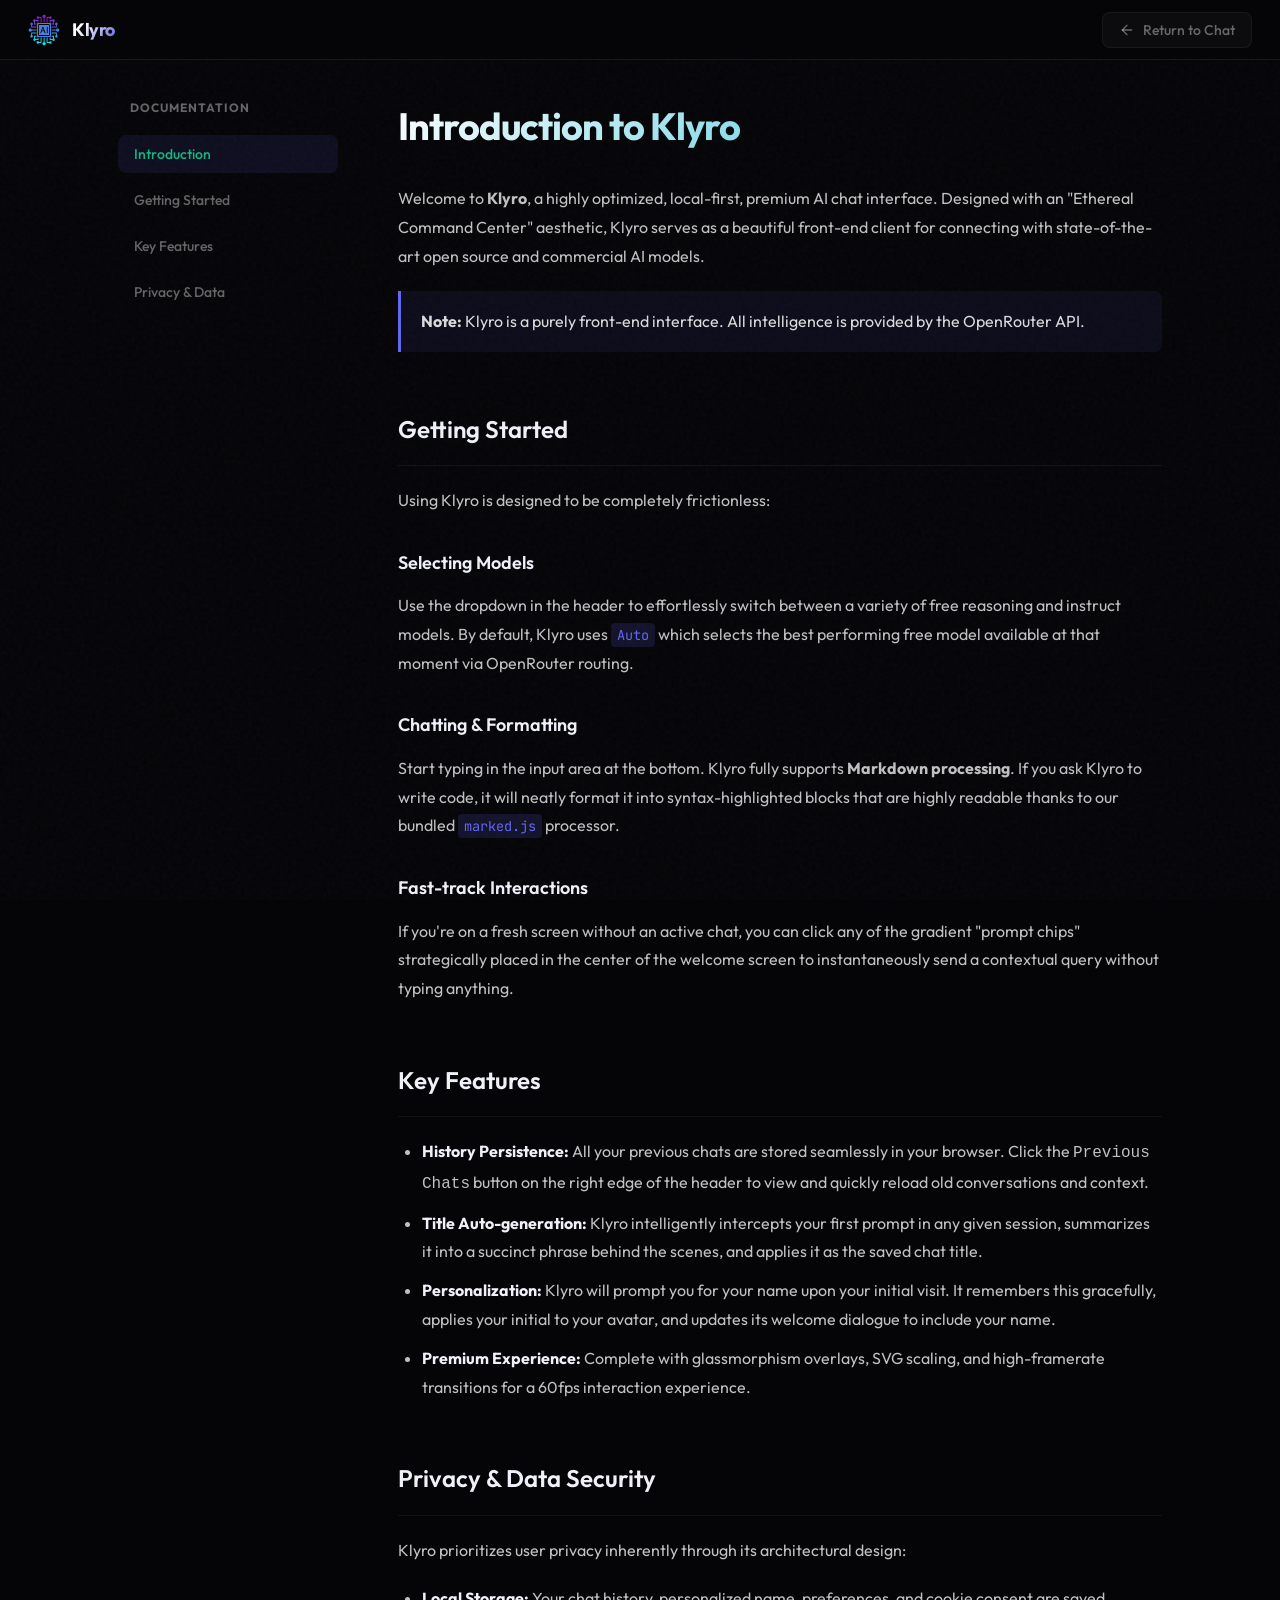
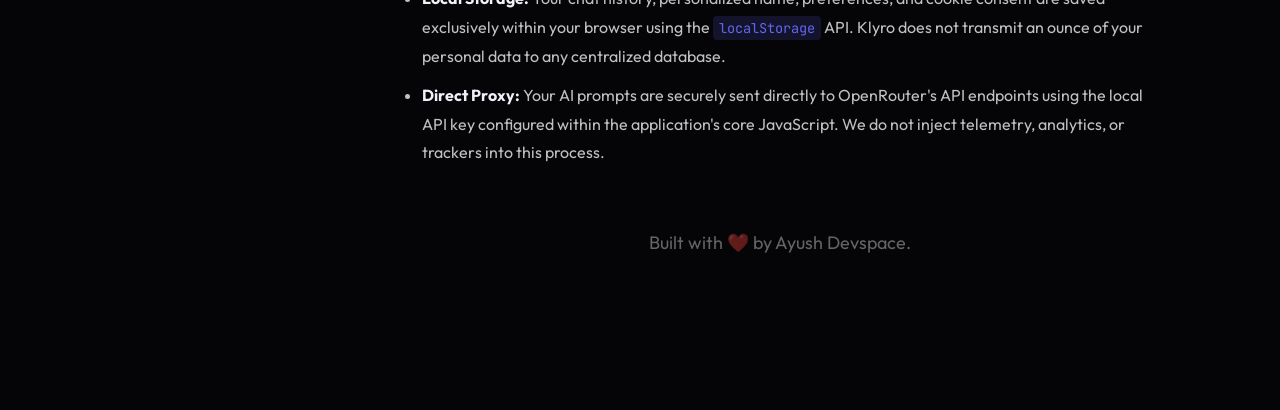
<file: docs.html>
<!DOCTYPE html>
<html lang="en">
<head>
<meta charset="UTF-8">
<meta name="viewport" content="width=device-width, initial-scale=1.0">
<title>Klyro Documentation</title>
<link href="https://fonts.googleapis.com/css2?family=Outfit:wght@300;400;500;600;700;800&family=JetBrains+Mono:wght@300;400;500&display=swap" rel="stylesheet">
<link rel="stylesheet" href="style.css">
<link rel="icon" type="image/x-icon" href="artificial-intelligence.svg"/>
<style>
  body {
    display: flex;
    flex-direction: column;
    height: 100vh;
    overflow-y: auto;
  }
  .docs-header {
    flex-shrink: 0;
  }
  .docs-main {
    display: flex;
    flex: 1;
    max-width: 1100px;
    margin: 0 auto;
    width: 100%;
    padding: 32px 28px;
    gap: 60px;
  }
  .docs-sidebar {
    width: 220px;
    flex-shrink: 0;
    display: flex;
    flex-direction: column;
    gap: 8px;
    position: sticky;
    top: 100px;
    height: max-content;
  }
  .docs-sidebar-title {
    font-size: 12px;
    font-weight: 700;
    text-transform: uppercase;
    letter-spacing: 1px;
    color: var(--muted);
    margin-bottom: 12px;
    padding-left: 12px;
  }
  .docs-sidebar a {
    color: var(--muted);
    text-decoration: none;
    padding: 10px 16px;
    border-radius: 8px;
    transition: all 0.2s;
    font-size: 14px;
    font-weight: 500;
    display: flex;
    align-items: center;
    gap: 10px;
  }
  .docs-sidebar a:hover, .docs-sidebar a.active {
    color: var(--text);
    background: rgba(255,255,255,0.04);
  }
  .docs-sidebar a.active {
    background: rgba(99,102,241,0.1);
    color: var(--a5);
  }
  .docs-content {
    flex: 1;
    color: var(--text);
    line-height: 1.8;
    font-size: 16px;
    padding-bottom: 100px;
  }
  .docs-content h1 {
    font-size: 38px;
    font-weight: 700;
    margin-bottom: 24px;
    letter-spacing: -1px;
    background: linear-gradient(135deg, #fff, var(--a3));
    -webkit-background-clip: text;
    background-clip: text;
    -webkit-text-fill-color: transparent;
  }
  .docs-content h2 {
    font-size: 24px;
    font-weight: 600;
    margin-top: 56px;
    margin-bottom: 20px;
    color: var(--text);
    border-bottom: 1px solid rgba(255,255,255,0.05);
    padding-bottom: 14px;
  }
  .docs-content h3 {
    font-size: 18px;
    font-weight: 600;
    margin-top: 32px;
    margin-bottom: 12px;
    color: var(--text);
  }
  .docs-content p {
    margin-bottom: 20px;
    color: rgba(255,255,255,0.75);
  }
  .docs-content ul {
    margin-bottom: 20px;
    padding-left: 24px;
    color: rgba(255,255,255,0.75);
  }
  .docs-content li {
    margin-bottom: 10px;
  }
  .docs-content li strong {
    color: var(--text);
  }
  .docs-header-btn {
    display: flex;
    align-items: center;
    gap: 8px;
    color: var(--muted);
    text-decoration: none;
    font-weight: 500;
    font-size: 14px;
    transition: color 0.2s;
    padding: 8px 16px;
    border-radius: 8px;
    background: rgba(255,255,255,0.03);
    border: 1px solid rgba(255,255,255,0.05);
  }
  .docs-header-btn:hover {
    color: var(--text);
    background: rgba(255,255,255,0.08);
  }
  .docs-content code {
    background: rgba(99,102,241,0.15);
    color: var(--a1);
    padding: 3px 6px;
    border-radius: 4px;
    font-family: 'JetBrains Mono', monospace;
    font-size: 0.85em;
  }
  .info-box {
    background: rgba(99,102,241,0.08);
    border-left: 3px solid var(--a1);
    padding: 16px 20px;
    border-radius: 0 8px 8px 0;
    margin-bottom: 24px;
    color: rgba(255,255,255,0.85);
  }
</style>
</head>
<body>

<header class="docs-header" style="justify-content: space-between;">
   <div class="header-left">
    <div class="logo">
    <div class="logo-mark">
      <img src="artificial-intelligence.svg" alt="Logo">
    </div>
    <span class="logo-name" id="logo-name">Klyro</span>
  </div>
  </div>
  
  <a href="ai-assistant.html" class="docs-header-btn">
    <svg width="16" height="16" viewBox="0 0 24 24" fill="none" stroke="currentColor" stroke-width="2" stroke-linecap="round" stroke-linejoin="round"><path d="M19 12H5"></path><path d="M12 19l-7-7 7-7"></path></svg>
    Return to Chat
  </a>
</header>

<div class="docs-main">
  <aside class="docs-sidebar">
    <div class="docs-sidebar-title">Documentation</div>
    <a href="#introduction" class="active">Introduction</a>
    <a href="#getting-started">Getting Started</a>
    <a href="#features">Key Features</a>
    <a href="#privacy">Privacy & Data</a>
  </aside>
  
  <main class="docs-content">
    <h1 id="introduction">Introduction to Klyro</h1>
    <p>Welcome to <strong>Klyro</strong>, a highly optimized, local-first, premium AI chat interface. Designed with an "Ethereal Command Center" aesthetic, Klyro serves as a beautiful front-end client for connecting with state-of-the-art open source and commercial AI models.</p>
    
    <div class="info-box">
      <strong>Note:</strong> Klyro is a purely front-end interface. All intelligence is provided by the OpenRouter API.
    </div>

    <h2 id="getting-started">Getting Started</h2>
    <p>Using Klyro is designed to be completely frictionless:</p>
    
    <h3>Selecting Models</h3>
    <p>Use the dropdown in the header to effortlessly switch between a variety of free reasoning and instruct models. By default, Klyro uses <code>Auto</code> which selects the best performing free model available at that moment via OpenRouter routing.</p>
    
    <h3>Chatting & Formatting</h3>
    <p>Start typing in the input area at the bottom. Klyro fully supports <strong>Markdown processing</strong>. If you ask Klyro to write code, it will neatly format it into syntax-highlighted blocks that are highly readable thanks to our bundled <code>marked.js</code> processor.</p>
    
    <h3>Fast-track Interactions</h3>
    <p>If you're on a fresh screen without an active chat, you can click any of the gradient "prompt chips" strategically placed in the center of the welcome screen to instantaneously send a contextual query without typing anything.</p>

    <h2 id="features">Key Features</h2>
    <ul>
      <li><strong>History Persistence:</strong> All your previous chats are stored seamlessly in your browser. Click the <kbd>Previous Chats</kbd> button on the right edge of the header to view and quickly reload old conversations and context.</li>
      <li><strong>Title Auto-generation:</strong> Klyro intelligently intercepts your first prompt in any given session, summarizes it into a succinct phrase behind the scenes, and applies it as the saved chat title.</li>
      <li><strong>Personalization:</strong> Klyro will prompt you for your name upon your initial visit. It remembers this gracefully, applies your initial to your avatar, and updates its welcome dialogue to include your name.</li>
      <li><strong>Premium Experience:</strong> Complete with glassmorphism overlays, SVG scaling, and high-framerate transitions for a 60fps interaction experience.</li>
    </ul>

    <h2 id="privacy">Privacy & Data Security</h2>
    <p>Klyro prioritizes user privacy inherently through its architectural design:</p>
    <ul>
      <li><strong>Local Storage:</strong> Your chat history, personalized name, preferences, and cookie consent are saved exclusively within your browser using the <code>localStorage</code> API. Klyro does not transmit an ounce of your personal data to any centralized database.</li>
      <li><strong>Direct Proxy:</strong> Your AI prompts are securely sent directly to OpenRouter's API endpoints using the local API key configured within the application's core JavaScript. We do not inject telemetry, analytics, or trackers into this process.</li>
    </ul>
    
    <p style="margin-top:60px; font-size: 18px; color: var(--muted); text-align: center;">
      Built with ❤️ by <a style="color: var(--muted);text-decoration: none;" href="https://ayush-devspace5.web.app">Ayush Devspace</a>.
    </p>
  </main>
</div>

<script>
  // Simple intersection observer to highlight sidebar links dynamically
  const sections = document.querySelectorAll('main h2, main h1');
  const navLinks = document.querySelectorAll('.docs-sidebar a');
  
  const observer = new IntersectionObserver((entries) => {
    let visibleSection = null;
    entries.forEach(entry => {
      if (entry.isIntersecting) visibleSection = entry.target;
    });
    
    if (visibleSection) {
      navLinks.forEach(link => {
        link.classList.remove('active');
        if (link.getAttribute('href') === `#${visibleSection.id}`) {
          link.classList.add('active');
        }
      });
    }
  }, { rootMargin: '-10px 0px -70% 0px' });
  
  sections.forEach(sec => observer.observe(sec));
  
  // Smooth scroll click handler
  navLinks.forEach(anchor => {
    anchor.addEventListener('click', function(e) {
      e.preventDefault();
      document.querySelector(this.getAttribute('href')).scrollIntoView({
        behavior: 'smooth',
        block: 'start'
      });
    });
  });
</script>
</body>
</html>
</file>
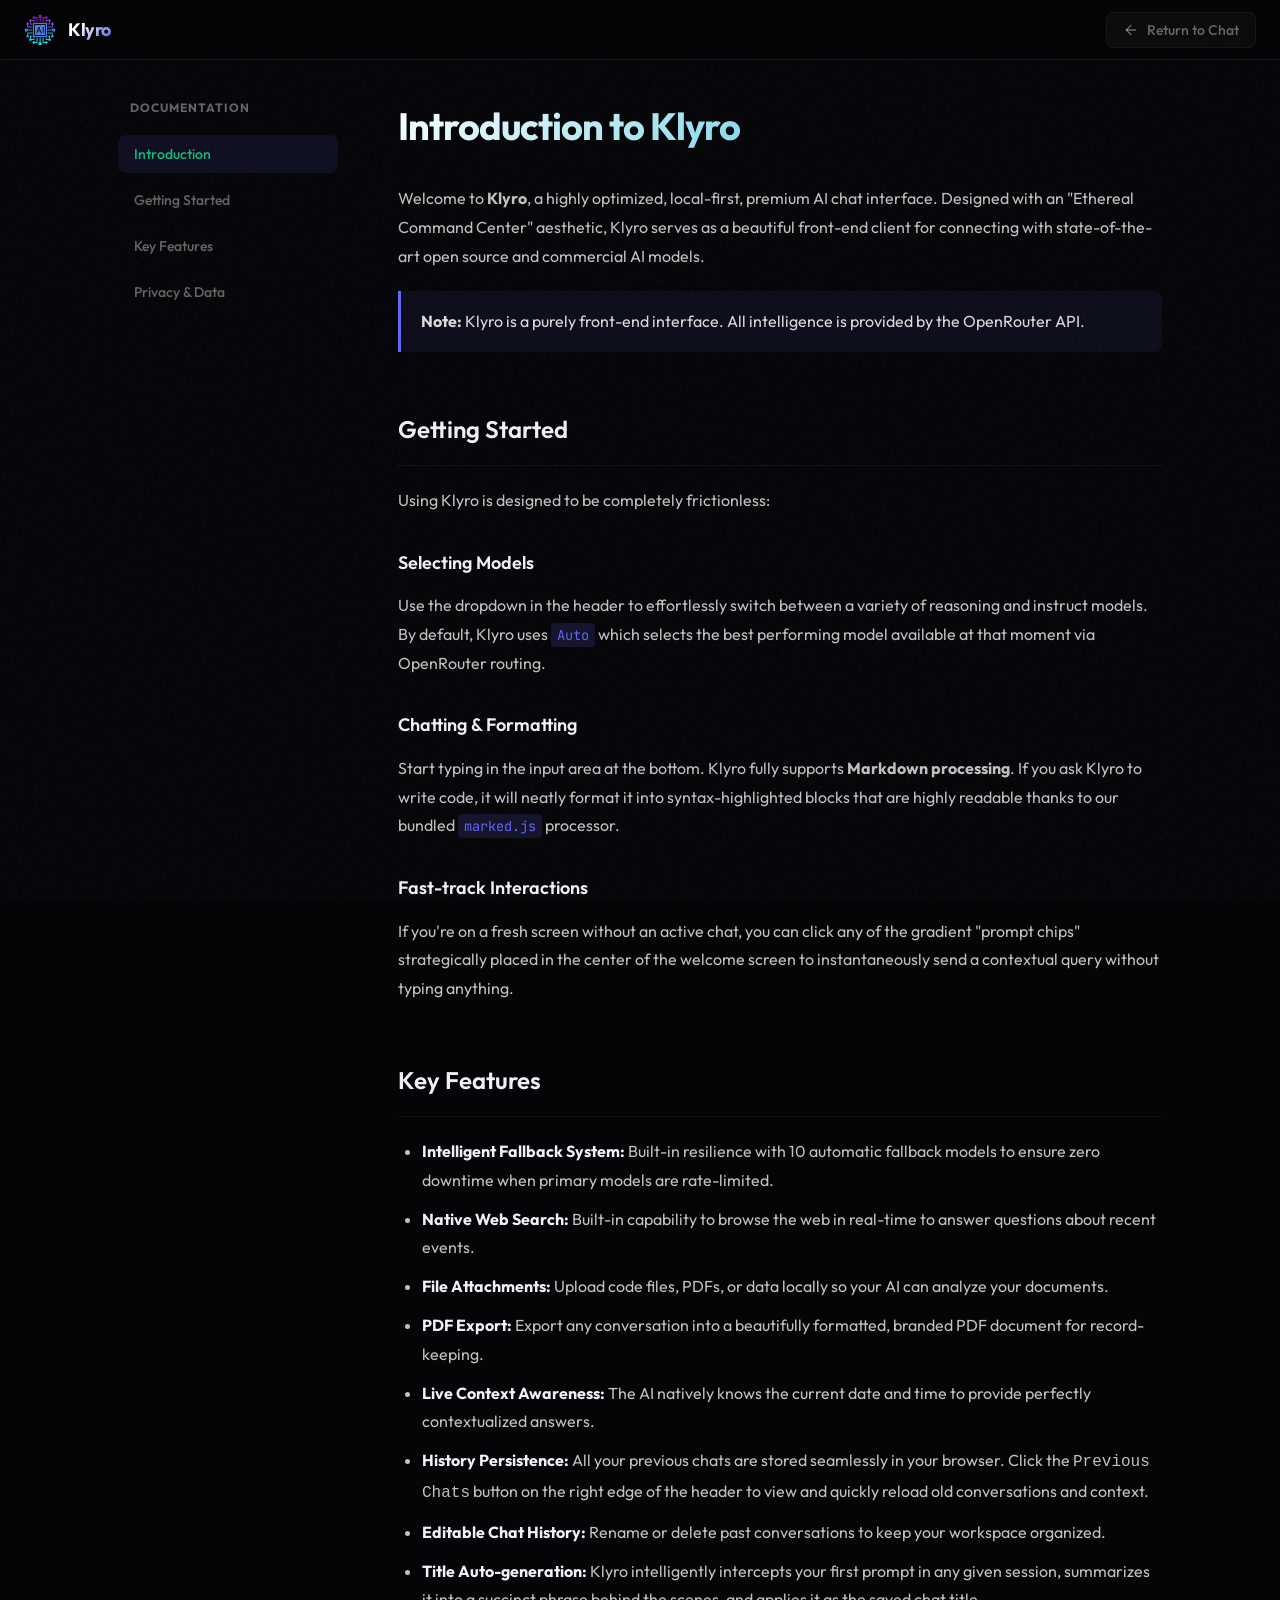
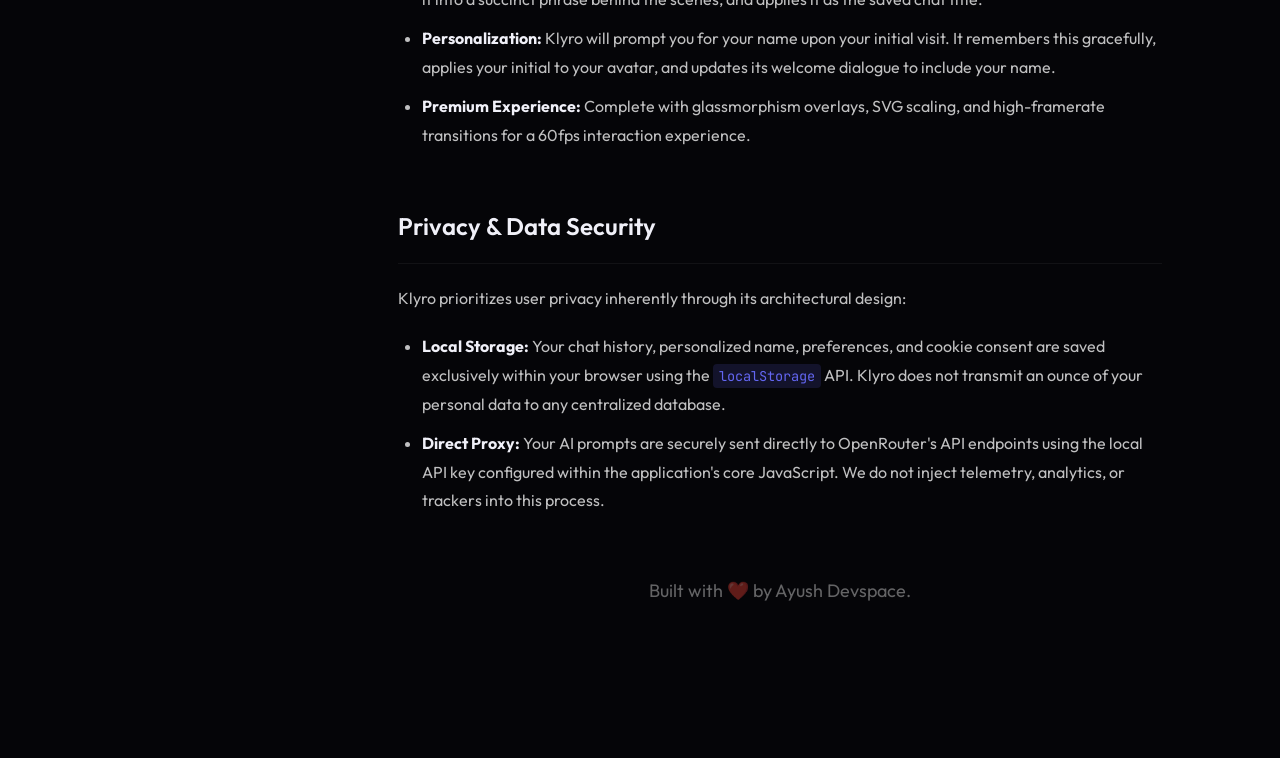
<file: public/docs.html>
<!DOCTYPE html>
<html lang="en">
<head>
<meta charset="UTF-8">
<meta name="viewport" content="width=device-width, initial-scale=1.0">
<title>Klyro Documentation</title>
<link href="https://fonts.googleapis.com/css2?family=Outfit:wght@300;400;500;600;700;800&family=JetBrains+Mono:wght@300;400;500&display=swap" rel="stylesheet">
<link rel="stylesheet" href="style.css">
<link rel="icon" type="image/x-icon" href="artificial-intelligence.svg"/>
<style>
  body {
    display: flex;
    flex-direction: column;
    height: 100vh;
    overflow-y: auto;
    overflow-x: hidden;
  }
  .docs-header {
    flex-shrink: 0;
  }
  .docs-main {
    display: flex;
    flex: 1;
    max-width: 1100px;
    margin: 0 auto;
    width: 100%;
    padding: 32px 28px;
    gap: 60px;
  }
  .docs-sidebar {
    width: 220px;
    flex-shrink: 0;
    min-width: 0;
    display: flex;
    flex-direction: column;
    gap: 8px;
    position: sticky;
    top: 100px;
    height: max-content;
  }
  .docs-sidebar-title {
    font-size: 12px;
    font-weight: 700;
    text-transform: uppercase;
    letter-spacing: 1px;
    color: var(--muted);
    margin-bottom: 12px;
    padding-left: 12px;
  }
  .docs-sidebar a {
    color: var(--muted);
    text-decoration: none;
    padding: 10px 16px;
    border-radius: 8px;
    transition: all 0.2s;
    font-size: 14px;
    font-weight: 500;
    display: flex;
    align-items: center;
    gap: 10px;
  }
  .docs-sidebar a:hover, .docs-sidebar a.active {
    color: var(--text);
    background: rgba(255,255,255,0.04);
  }
  .docs-sidebar a.active {
    background: rgba(99,102,241,0.1);
    color: var(--a5);
  }
  .docs-content {
    flex: 1;
    color: var(--text);
    line-height: 1.8;
    font-size: 16px;
    padding-bottom: 100px;
  }
  .docs-content h1 {
    font-size: 38px;
    font-weight: 700;
    margin-bottom: 24px;
    letter-spacing: -1px;
    background: linear-gradient(135deg, #fff, var(--a3));
    -webkit-background-clip: text;
    background-clip: text;
    -webkit-text-fill-color: transparent;
  }
  .docs-content h2 {
    font-size: 24px;
    font-weight: 600;
    margin-top: 56px;
    margin-bottom: 20px;
    color: var(--text);
    border-bottom: 1px solid rgba(255,255,255,0.05);
    padding-bottom: 14px;
  }
  .docs-content h3 {
    font-size: 18px;
    font-weight: 600;
    margin-top: 32px;
    margin-bottom: 12px;
    color: var(--text);
  }
  .docs-content p {
    margin-bottom: 20px;
    color: rgba(255,255,255,0.75);
  }
  .docs-content ul {
    margin-bottom: 20px;
    padding-left: 24px;
    color: rgba(255,255,255,0.75);
  }
  .docs-content li {
    margin-bottom: 10px;
  }
  .docs-content li strong {
    color: var(--text);
  }
  .docs-header-btn {
    display: flex;
    align-items: center;
    gap: 8px;
    color: var(--muted);
    text-decoration: none;
    font-weight: 500;
    font-size: 14px;
    transition: color 0.2s;
    padding: 8px 16px;
    border-radius: 8px;
    background: rgba(255,255,255,0.03);
    border: 1px solid rgba(255,255,255,0.05);
  }
  .docs-header-btn:hover {
    color: var(--text);
    background: rgba(255,255,255,0.08);
  }
  .docs-content code {
    background: rgba(99,102,241,0.15);
    color: var(--a1);
    padding: 3px 6px;
    border-radius: 4px;
    font-family: 'JetBrains Mono', monospace;
    font-size: 0.85em;
  }
  .info-box {
    background: rgba(99,102,241,0.08);
    border-left: 3px solid var(--a1);
    padding: 16px 20px;
    border-radius: 0 8px 8px 0;
    margin-bottom: 24px;
    color: rgba(255,255,255,0.85);
  }

  @media (max-width: 768px) {
    .docs-main {
      flex-direction: column;
      padding: 24px 16px;
      gap: 32px;
    }
    .docs-sidebar {
      width: 100%;
      position: sticky;
      top: 60px;
      flex-direction: row;
      overflow-x: auto;
      padding: 12px 0;
      background: var(--bg);
      z-index: 100;
      border-bottom: 1px solid var(--border);
      scrollbar-width: none;
      -ms-overflow-style: none;
    }
    .docs-sidebar::-webkit-scrollbar {
      display: none;
    }
    .docs-sidebar-title {
      display: none;
    }
    .docs-sidebar a {
      white-space: nowrap;
      padding: 8px 16px;
      font-size: 13px;
      background: var(--glass);
      border: 1px solid var(--border);
      border-radius: 20px;
    }
    .docs-content h1 {
      font-size: 32px;
    }
    .docs-content h2 {
      margin-top: 40px;
      font-size: 22px;
    }
  }

  @media (max-width: 480px) {
    .docs-main {
      padding: 16px;
    }
    .docs-content {
      font-size: 15px;
    }
  }
</style>
</head>
<body>

<header class="docs-header" style="justify-content: space-between;">
   <div class="header-left">
    <div class="logo">
    <div class="logo-mark">
      <img src="artificial-intelligence.svg" alt="Logo">
    </div>
    <span class="logo-name" id="logo-name"><a href="https://klyro-ai-assistant.web.app/docs.html" style="text-decoration: none;">Klyro</a></span>
  </div>
  </div>
  
  <a href="index.html" class="docs-header-btn">
    <svg width="16" height="16" viewBox="0 0 24 24" fill="none" stroke="currentColor" stroke-width="2" stroke-linecap="round" stroke-linejoin="round"><path d="M19 12H5"></path><path d="M12 19l-7-7 7-7"></path></svg>
    <span>Return to Chat</span>
  </a>
</header>

<div class="docs-main">
  <aside class="docs-sidebar">
    <div class="docs-sidebar-title">Documentation</div>
    <a href="#introduction" class="active">Introduction</a>
    <a href="#getting-started">Getting Started</a>
    <a href="#features">Key Features</a>
    <a href="#privacy">Privacy & Data</a>
  </aside>
  
  <main class="docs-content">
    <h1 id="introduction">Introduction to Klyro</h1>
    <p>Welcome to <strong>Klyro</strong>, a highly optimized, local-first, premium AI chat interface. Designed with an "Ethereal Command Center" aesthetic, Klyro serves as a beautiful front-end client for connecting with state-of-the-art open source and commercial AI models.</p>
    
    <div class="info-box">
      <strong>Note:</strong> Klyro is a purely front-end interface. All intelligence is provided by the OpenRouter API.
    </div>

    <h2 id="getting-started">Getting Started</h2>
    <p>Using Klyro is designed to be completely frictionless:</p>
    
    <h3>Selecting Models</h3>
    <p>Use the dropdown in the header to effortlessly switch between a variety of reasoning and instruct models. By default, Klyro uses <code>Auto</code> which selects the best performing model available at that moment via OpenRouter routing.</p>
    
    <h3>Chatting & Formatting</h3>
    <p>Start typing in the input area at the bottom. Klyro fully supports <strong>Markdown processing</strong>. If you ask Klyro to write code, it will neatly format it into syntax-highlighted blocks that are highly readable thanks to our bundled <code>marked.js</code> processor.</p>
    
    <h3>Fast-track Interactions</h3>
    <p>If you're on a fresh screen without an active chat, you can click any of the gradient "prompt chips" strategically placed in the center of the welcome screen to instantaneously send a contextual query without typing anything.</p>

    <h2 id="features">Key Features</h2>
    <ul>
      <li><strong>Intelligent Fallback System:</strong> Built-in resilience with 10 automatic fallback models to ensure zero downtime when primary models are rate-limited.</li>
      <li><strong>Native Web Search:</strong> Built-in capability to browse the web in real-time to answer questions about recent events.</li>
      <li><strong>File Attachments:</strong> Upload code files, PDFs, or data locally so your AI can analyze your documents.</li>
      <li><strong>PDF Export:</strong> Export any conversation into a beautifully formatted, branded PDF document for record-keeping.</li>
      <li><strong>Live Context Awareness:</strong> The AI natively knows the current date and time to provide perfectly contextualized answers.</li>
      <li><strong>History Persistence:</strong> All your previous chats are stored seamlessly in your browser. Click the <kbd>Previous Chats</kbd> button on the right edge of the header to view and quickly reload old conversations and context.</li>
      <li><strong>Editable Chat History:</strong> Rename or delete past conversations to keep your workspace organized.</li>
      <li><strong>Title Auto-generation:</strong> Klyro intelligently intercepts your first prompt in any given session, summarizes it into a succinct phrase behind the scenes, and applies it as the saved chat title.</li>
      <li><strong>Personalization:</strong> Klyro will prompt you for your name upon your initial visit. It remembers this gracefully, applies your initial to your avatar, and updates its welcome dialogue to include your name.</li>
      <li><strong>Premium Experience:</strong> Complete with glassmorphism overlays, SVG scaling, and high-framerate transitions for a 60fps interaction experience.</li>
    </ul>

    <h2 id="privacy">Privacy & Data Security</h2>
    <p>Klyro prioritizes user privacy inherently through its architectural design:</p>
    <ul>
      <li><strong>Local Storage:</strong> Your chat history, personalized name, preferences, and cookie consent are saved exclusively within your browser using the <code>localStorage</code> API. Klyro does not transmit an ounce of your personal data to any centralized database.</li>
      <li><strong>Direct Proxy:</strong> Your AI prompts are securely sent directly to OpenRouter's API endpoints using the local API key configured within the application's core JavaScript. We do not inject telemetry, analytics, or trackers into this process.</li>
    </ul>
    
    <p style="margin-top:60px; font-size: 18px; color: var(--muted); text-align: center;">
      Built with ❤️ by <a style="color: var(--muted);text-decoration: none;" href="https://ayush-devspace5.web.app">Ayush Devspace</a>.
    </p>
  </main>
</div>

<script>
  // Simple intersection observer to highlight sidebar links dynamically
  const sections = document.querySelectorAll('main h2, main h1');
  const navLinks = document.querySelectorAll('.docs-sidebar a');
  
  const observer = new IntersectionObserver((entries) => {
    let visibleSection = null;
    entries.forEach(entry => {
      if (entry.isIntersecting) visibleSection = entry.target;
    });
    
    if (visibleSection) {
      navLinks.forEach(link => {
        link.classList.remove('active');
        if (link.getAttribute('href') === `#${visibleSection.id}`) {
          link.classList.add('active');
        }
      });
    }
  }, { rootMargin: '-10px 0px -70% 0px' });
  
  sections.forEach(sec => observer.observe(sec));
  
  // Smooth scroll click handler
  navLinks.forEach(anchor => {
    anchor.addEventListener('click', function(e) {
      e.preventDefault();
      document.querySelector(this.getAttribute('href')).scrollIntoView({
        behavior: 'smooth',
        block: 'start'
      });
    });
  });
</script>
</body>
</html>
</file>
<file: style.css>
:root {
  --bg: #050508;
  --glass: rgba(255,255,255,0.03);
  --glass2: rgba(255,255,255,0.06);
  --border: rgba(255,255,255,0.08);
  --border2: rgba(255,255,255,0.14);
  --text: #f0f0f8;
  --muted: rgba(255,255,255,0.38);
  --a1: #6366f1;
  --a2: #8b5cf6;
  --a3: #06b6d4;
  --a4: #f43f5e;
  --a5: #10b981;
  --user-bg: rgba(99,102,241,0.15);
  --ai-bg: rgba(255,255,255,0.03);
  --font: 'Outfit', sans-serif;
  --mono: 'JetBrains Mono', monospace;
}

* { margin:0; padding:0; box-sizing:border-box; }

body {
  background: var(--bg);
  color: var(--text);
  font-family: var(--font);
  height: 100vh;
  display: flex;
  flex-direction: column;
  overflow: hidden;
  position: relative;
}

/* ── Aurora Background ── */
.aurora {
  position: fixed;
  inset: 0;
  pointer-events: none;
  z-index: 0;
  overflow: hidden;
}
.aurora-orb {
  position: absolute;
  border-radius: 50%;
  filter: blur(80px);
  animation: drift 20s ease-in-out infinite alternate;
}
.orb1 {
  width: 600px; height: 600px;
  background: radial-gradient(circle, rgba(99,102,241,0.18) 0%, transparent 70%);
  top: -200px; left: -100px;
  animation-delay: 0s;
}
.orb2 {
  width: 500px; height: 500px;
  background: radial-gradient(circle, rgba(139,92,246,0.14) 0%, transparent 70%);
  bottom: -100px; right: -100px;
  animation-delay: -7s;
}
.orb3 {
  width: 400px; height: 400px;
  background: radial-gradient(circle, rgba(6,182,212,0.1) 0%, transparent 70%);
  top: 40%; left: 50%;
  animation-delay: -14s;
}
@keyframes drift {
  0%   { transform: translate(0,0) scale(1); }
  33%  { transform: translate(60px,-40px) scale(1.1); }
  66%  { transform: translate(-40px,60px) scale(0.95); }
  100% { transform: translate(30px,20px) scale(1.05); }
}

/* Noise texture overlay */
body::after {
  content: '';
  position: fixed;
  inset: 0;
  pointer-events: none;
  z-index: 1;
  opacity: 0.03;
  background-image: url("data:image/svg+xml,%3Csvg viewBox='0 0 256 256' xmlns='http://www.w3.org/2000/svg'%3E%3Cfilter id='noise'%3E%3CfeTurbulence type='fractalNoise' baseFrequency='0.9' numOctaves='4' stitchTiles='stitch'/%3E%3C/filter%3E%3Crect width='100%25' height='100%25' filter='url(%23noise)'/%3E%3C/svg%3E");
}

/* ── Header ── */
header {
  display: flex;
  align-items: center;
  justify-content: space-between;
  padding: 0 28px;
  height: 60px;
  border-bottom: 1px solid var(--border);
  background: rgba(5,5,8,0.8);
  backdrop-filter: blur(20px);
  -webkit-backdrop-filter: blur(20px);
  position: relative;
  z-index: 100;
  flex-shrink: 0;
}

.header-left, .header-right {
  display: flex;
  align-items: center;
  gap: 16px;
}
.header-left { gap: 24px; }

.logo {
  display: flex;
  align-items: center;
  gap: 12px;
}

.logo-mark {
  width: 32px;
  height: 32px;
  position: relative;
  display: flex;
  align-items: center;
  justify-content: center;
}

.logo-mark svg {
  width: 32px;
  height: 32px;
  animation: spin-slow 12s linear infinite;
}
.logo-mark img {
  width: 32px;
  height: 32px;
  object-fit: cover;
  border-radius: 8px; /* Or 50% for circle */
}

@keyframes spin-slow {
  from { transform: rotate(0deg); }
  to   { transform: rotate(360deg); }
}

.logo-name {
  font-size: 18px;
  font-weight: 700;
  letter-spacing: -0.5px;
  background: linear-gradient(135deg, #fff 30%, rgba(99,102,241,0.9));
  -webkit-background-clip: text;
  background-clip: text;
  -webkit-text-fill-color: transparent;
}

.logo-badge {
  font-size: 10px;
  font-family: var(--mono);
  color: var(--a3);
  background: rgba(6,182,212,0.1);
  border: 1px solid rgba(6,182,212,0.25);
  padding: 2px 8px;
  border-radius: 20px;
  letter-spacing: 0.5px;
}

/* Model selector */
.model-wrap {
  display: flex;
  align-items: center;
  gap: 8px;
}

.model-label {
  font-size: 11px;
  color: var(--muted);
  font-family: var(--mono);
  text-transform: uppercase;
  letter-spacing: 1px;
}

.select-outer {
  position: relative;
  width: fit-content;
}

.select-outer select {
  font-family: var(--mono);
  font-size: 11px;
  padding: 6px 30px 6px 14px;
  border-radius: 8px;
  cursor: pointer;
  border: 1px solid var(--border2);
  background: var(--glass2);
  color: var(--text);
  outline: none;
  appearance: none;
  transition: all 0.2s;
  min-width: 210px;
  backdrop-filter: blur(10px);
}

.select-outer select:focus,
.select-outer select:hover {
  border-color: rgba(99,102,241,0.5);
  background: rgb(3, 3, 66);
}

.select-outer::after {
  content: '⮟';
  position: absolute;
  right: 10px;
  top: 50%;
  transform: translateY(-52%);
  color: var(--muted);
  pointer-events: none;
  font-size: 14px;
  width: fit-content;
}

/* ── Chat Area ── */
.chat-wrap {
  flex: 1;
  overflow: hidden;
  position: relative;
  z-index: 2;
  display: flex;
  flex-direction: column;
}

.chat-container {
  flex: 1;
  overflow-y: auto;
  padding: 28px 24px;
  display: flex;
  flex-direction: column;
  gap: 6px;
  scrollbar-width: thin;
  scrollbar-color: rgba(255,255,255,0.08) transparent;
}
.chat-container::-webkit-scrollbar { width: 3px; }
.chat-container::-webkit-scrollbar-thumb {
  background: rgba(255,255,255,0.1);
  border-radius: 99px;
}

/* ── Welcome ── */
.welcome {
  display: flex;
  flex-direction: column;
  align-items: center;
  justify-content: center;
  flex: 1;
  text-align: center;
  padding: 60px 24px 40px;
  animation: fadeUp 0.8s cubic-bezier(0.16,1,0.3,1);
}

.welcome-glyph {
  width: 80px;
  height: 80px;
  margin-bottom: 28px;
  position: relative;
}

.welcome-glyph svg {
  width: 80px;
  height: 80px;
  filter: drop-shadow(0 0 24px rgba(99,102,241,0.5));
  animation: pulse-glow 3s ease-in-out infinite;
}

@keyframes pulse-glow {
  0%, 100% { filter: drop-shadow(0 0 16px rgba(99,102,241,0.4)); transform: scale(1); }
  50%       { filter: drop-shadow(0 0 32px rgba(139,92,246,0.6)); transform: scale(1.04); }
}

.welcome-title {
  font-size: clamp(28px, 5vw, 42px);
  font-weight: 800;
  letter-spacing: -1.5px;
  line-height: 1.1;
  margin-bottom: 12px;
  background: linear-gradient(135deg, #fff 0%, rgba(139,92,246,0.85) 100%);
  -webkit-background-clip: text;
  -webkit-text-fill-color: transparent;
}

.welcome-sub {
  font-size: 14px;
  color: var(--muted);
  max-width: 380px;
  line-height: 1.7;
  margin-bottom: 36px;
  font-weight: 400;
}

.chips {
  display: flex;
  flex-wrap: wrap;
  gap: 8px;
  justify-content: center;
  max-width: 560px;
}

.chip {
  font-family: var(--font);
  font-size: 12.5px;
  font-weight: 500;
  padding: 8px 16px;
  border-radius: 999px;
  border: 1px solid var(--border2);
  background: var(--glass);
  color: rgba(255,255,255,0.7);
  cursor: pointer;
  transition: all 0.2s cubic-bezier(0.16,1,0.3,1);
  backdrop-filter: blur(8px);
}
.chip:hover {
  border-color: rgba(99,102,241,0.6);
  background: rgba(99,102,241,0.12);
  color: #fff;
  transform: translateY(-1px);
  box-shadow: 0 4px 20px rgba(99,102,241,0.15);
}

/* ── Messages ── */
.message {
  display: flex;
  gap: 14px;
  max-width: 780px;
  width:fit-content;
  align-self: center;
  animation: slideIn 0.35s cubic-bezier(0.16,1,0.3,1);
  padding: 4px 0;
}

.message.user {
  align-self: flex-end;
  max-width: 68%;
  flex-direction: row-reverse;
}

@keyframes slideIn {
  from { opacity:0; transform: translateY(12px); }
  to   { opacity:1; transform: translateY(0); }
}

.av {
  width: 32px;
  height: 32px;
  border-radius: 10px;
  flex-shrink: 0;
  display: flex;
  align-items: center;
  justify-content: center;
  font-size: 14px;
  margin-top: 2px;
}

.av.ai {
  background: linear-gradient(135deg, var(--a1), var(--a2));
  box-shadow: 0 0 16px rgba(99,102,241,0.35);
  font-size: 13px;
}

.av.user {
  background: var(--glass2);
  border: 1px solid var(--border2);
  font-size: 13px;
}

.msg-body { flex: 1; min-width: 0; }

.bubble {
  padding: 13px 18px;
  border-radius: 16px;
  font-size: 14px;
  line-height: 1.75;
  word-break: break-word;
  font-weight: 400;
}

.bubble.ai {
  background: var(--ai-bg);
  border: 1px solid var(--border);
  border-top-left-radius: 4px;
}

.bubble.user {
  background: var(--user-bg);
  border: 1px solid rgba(99,102,241,0.3);
  border-top-right-radius: 4px;
  color: rgba(220,220,255,0.95);
}

.bubble strong { color: rgba(139,92,246,0.95); font-weight: 600; }
.bubble em { color: var(--a3); font-style: normal; }

.bubble code {
  font-family: var(--mono);
  font-size: 12px;
  background: rgba(6,182,212,0.1);
  border: 1px solid rgba(6,182,212,0.2);
  border-radius: 5px;
  padding: 2px 7px;
  color: var(--a3);
}

.bubble pre {
  background: rgba(0,0,0,0.4);
  border: 1px solid rgba(255,255,255,0.08);
  border-radius: 10px;
  padding: 16px;
  margin: 10px 0;
  overflow-x: auto;
  font-family: var(--mono);
  font-size: 12px;
  line-height: 1.7;
  position: relative;
}

.bubble pre code {
  background: none;
  border: none;
  padding: 0;
  color: rgba(255,255,255,0.85);
  font-size: 12px;
}

.model-tag {
  font-family: var(--mono);
  font-size: 10px;
  color: var(--muted);
  margin-top: 6px;
  padding-left: 2px;
  letter-spacing: 0.3px;
}

/* Typing indicator */
.typing-row {
  display: flex;
  gap: 14px;
  max-width: 780px;
  width: 100%;
  align-self: center;
  padding: 4px 0;
}

.typing-bubble {
  display: flex;
  align-items: center;
  gap: 6px;
  padding: 14px 18px;
  border-radius: 16px;
  border-top-left-radius: 4px;
  background: var(--ai-bg);
  border: 1px solid var(--border);
}

.dot {
  width: 7px; height: 7px;
  border-radius: 50%;
  background: var(--a1);
  animation: blink 1.4s ease-in-out infinite;
  opacity: 0.4;
}
.dot:nth-child(1) { animation-delay: 0s; }
.dot:nth-child(2) { animation-delay: 0.2s; }
.dot:nth-child(3) { animation-delay: 0.4s; }

@keyframes blink {
  0%, 80%, 100% { opacity: 0.2; transform: scale(0.8); }
  40%            { opacity: 1;   transform: scale(1.2); }
}

/* ── Input Area ── */
.input-area {
  flex-shrink: 0;
  padding: 16px 24px 22px;
  position: relative;
  z-index: 100;
  background: rgba(5,5,8,0.7);
  backdrop-filter: blur(20px);
  -webkit-backdrop-filter: blur(20px);
  border-top: 1px solid var(--border);
}

.input-inner {
  max-width: 780px;
  margin: 0 auto;
}

.input-shell {
  display: flex;
  align-items: center;
  gap: 10px;
  background: var(--glass2);
  border: 1px solid var(--border2);
  border-radius: 16px;
  padding: 4px 12px 4px 14px; /* reduced vertical padding */
  transition: border-color 0.2s, box-shadow 0.2s;
}

.input-shell:focus-within {
  border-color: rgba(99,102,241,0.5);
  box-shadow: 0 0 0 3px rgba(99,102,241,0.08), 0 4px 24px rgba(0,0,0,0.3);
}

.input-box {
  flex: 1;
  background: transparent;
  border: none;
  color: var(--text);
  font-family: var(--font);
  font-size: 14px;
  font-weight: 400;
  resize: none;
  outline: none;
  min-height: 20px; /* was 24px, reduce to 20px */
  max-height: 140px;
  line-height: 1.65;
  padding: 4px 0;
}

.input-box::placeholder { color: var(--muted); }

.send-btn {
  width: 38px; height: 38px;
  border-radius: 10px;
  border: none;
  background: linear-gradient(135deg, var(--a1), var(--a2));
  color: white;
  font-size: 16px;
  cursor: pointer;
  display: flex;
  align-items: center;
  justify-content: center;
  flex-shrink: 0;
  transition: all 0.2s;
  box-shadow: 0 2px 12px rgba(99,102,241,0.4);
}
.send-btn:hover  { transform: scale(1.08); box-shadow: 0 4px 20px rgba(99,102,241,0.5); }
.send-btn:active { transform: scale(0.95); }
.send-btn:disabled { opacity: 0.35; cursor: not-allowed; transform: none; box-shadow: none; }

.stop-btn {
  width: 38px; height: 38px;
  border-radius: 10px;
  border: 1px solid rgba(244,63,94,0.4);
  background: rgba(244,63,94,0.1);
  color: var(--a4);
  font-size: 13px;
  cursor: pointer;
  display: none;
  align-items: center;
  justify-content: center;
  flex-shrink: 0;
  transition: all 0.2s;
}
.stop-btn.show  { display: flex; }
.stop-btn:hover { background: rgba(244,63,94,0.2); transform: scale(1.06); }

.input-hint {
  font-size: 11px;
  color: var(--muted);
  margin-top: 8px;
  text-align: center;
  font-family: var(--mono);
  letter-spacing: 0.3px;
}

/* ── Toast ── */
.toast {
  position: fixed;
  bottom: 90px;
  left: 50%;
  transform: translateX(-50%) translateY(10px);
  padding: 9px 20px;
  border-radius: 10px;
  font-size: 12.5px;
  font-weight: 500;
  opacity: 0;
  pointer-events: none;
  transition: all 0.3s cubic-bezier(0.16,1,0.3,1);
  z-index: 200;
  max-width: 90vw;
  text-align: center;
  background: rgba(255,255,255,0.08);
  border: 1px solid rgba(255,255,255,0.14);
  backdrop-filter: blur(12px);
}
.toast.show { opacity: 1; transform: translateX(-50%) translateY(0); }
.toast.error { background: rgba(244,63,94,0.12); border-color: rgba(244,63,94,0.3); color: #fda4af; }

@keyframes fadeUp {
  from { opacity:0; transform: translateY(20px); }
  to   { opacity:1; transform: translateY(0); }
}
/* write ui for new chat creation button */
.nwcht {
  background: var(--glass2);
  border: 1px solid var(--border2);
  color: var(--text);
  font-size: 14px;
  font-weight: 500;
  padding: 8px 16px;
  cursor: pointer;
  transition: all 0.2s;
  border-radius: 8px;
}
.nwcht:hover {
  background: rgba(255,255,255,0.09);
  border-color: var(--border2);
}
/* Write ui for Previous chats*/
.hist {
  background: var(--glass2);
  border: 1px solid var(--border2);
  color: var(--text);
  font-size: 14px;
  font-weight: 500;
  padding: 8px 16px;
  cursor: pointer;
  transition: all 0.2s;
  border-radius: 8px;
}
.hist:hover {
  background: rgba(255,255,255,0.09);
}

/* ── Previous Chats Button ── */
#prev-chats-btn {
  font-family: var(--font);
  font-size: 13px;
  font-weight: 500;
  padding: 7px 16px;
  border-radius: 8px;
  border: 1px solid var(--border2);
  background: var(--glass2);
  color: rgba(255,255,255,0.75);
  cursor: pointer;
  transition: all 0.2s;
  white-space: nowrap;
}
#prev-chats-btn:hover {
  background: rgba(99,102,241,0.12);
  border-color: rgba(99,102,241,0.4);
  color: #fff;
}

/* ── Previous Chats Dropdown ── */
#prev-chats {
  position: absolute;
  top: calc(100% + 8px);
  right: 28px;
  width: 320px;
  background: rgba(8,8,16,0.96);
  border: 1px solid var(--border2);
  border-radius: 14px;
  box-shadow: 0 16px 48px rgba(0,0,0,0.7), 0 0 0 1px rgba(99,102,241,0.08);
  backdrop-filter: blur(24px);
  -webkit-backdrop-filter: blur(24px);
  z-index: 300;
  overflow: hidden;
  display: none;
  animation: fadeUp 0.2s cubic-bezier(0.16,1,0.3,1);
  flex-direction: column;
}
#prev-chats.open {
  display: flex;
}

.prev-chats-header {
  padding: 14px 16px 10px;
  border-bottom: 1px solid var(--border);
  display: flex;
  align-items: center;
  justify-content: space-between;
}

.prev-chats-label {
  font-size: 11px;
  font-family: var(--mono);
  text-transform: uppercase;
  letter-spacing: 1px;
  color: var(--muted);
}

.prev-chats-search {
  padding: 10px 12px 8px;
}

.prev-chats-search input {
  width: 100%;
  background: rgba(255,255,255,0.05);
  border: 1px solid var(--border);
  border-radius: 8px;
  padding: 7px 12px;
  font-size: 13px;
  font-family: var(--font);
  color: var(--text);
  outline: none;
  transition: border-color 0.2s;
}
.prev-chats-search input::placeholder { color: var(--muted); }
.prev-chats-search input:focus { border-color: rgba(99,102,241,0.5); }

.prev-chat-list {
  max-height: 320px;
  overflow-y: auto;
  padding: 4px 8px 8px;
  scrollbar-width: thin;
  scrollbar-color: rgba(255,255,255,0.08) transparent;
}
.prev-chat-list::-webkit-scrollbar { width: 3px; }
.prev-chat-list::-webkit-scrollbar-thumb {
  background: rgba(255,255,255,0.1);
  border-radius: 99px;
}

.prev-chat-item {
  display: flex;
  align-items: center;
  gap: 8px;
  padding: 10px 10px;
  border-radius: 8px;
  cursor: pointer;
  transition: background 0.15s;
  position: relative;
  min-height: 44px;
}
.prev-chat-item:hover {
  background: rgba(99,102,241,0.1);
}

.prev-chat-title {
  flex: 1;
  font-size: 13px;
  font-weight: 500;
  color: rgba(255,255,255,0.85);
  white-space: nowrap;
  overflow: hidden;
  text-overflow: ellipsis;
}

.prev-chat-meta {
  font-size: 11px;
  font-family: var(--mono);
  color: var(--muted);
  flex-shrink: 0;
  white-space: nowrap;
}

.prev-chat-rename, .prev-chat-del {
  flex-shrink: 0;
  background: none;
  border: none;
  color: var(--muted);
  font-size: 12px;
  cursor: pointer;
  padding: 2px 6px;
  border-radius: 4px;
  transition: all 0.15s;
  opacity: 0;
  display: flex;
  align-items: center;
  justify-content: center;
}
.prev-chat-item:hover .prev-chat-rename,
.prev-chat-item:hover .prev-chat-del {
  opacity: 1;
}
.prev-chat-rename:hover { color: var(--a1); background: rgba(99,102,241,0.12); }
.prev-chat-del:hover { color: var(--a4); background: rgba(244,63,94,0.12); }

.rename-editor {
  position: absolute;
  inset: 0;
  display: flex;
  align-items: center;
  gap: 6px;
  background: rgba(18,18,30,0.95);
  padding: 0 10px;
  border-radius: 8px;
  z-index: 2;
  pointer-events: auto;
}
.rename-input {
  flex: 1;
  background: rgba(255,255,255,0.05);
  border: 1px solid var(--border2);
  color: var(--text);
  border-radius: 6px;
  padding: 6px 8px;
  font-size: 13px;
  font-family: var(--font);
  outline: none;
  min-width: 0;
}
.rename-input:focus { border-color: rgba(99,102,241,0.5); }
.rename-confirm, .rename-cancel {
  background: none;
  border: none;
  color: var(--muted);
  cursor: pointer;
  display: flex;
  align-items: center;
  justify-content: center;
  flex-shrink: 0;
  width: 26px; height: 26px;
  border-radius: 4px;
  transition: background 0.15s, color 0.15s;
}
.rename-confirm:hover { color: var(--a5); background: rgba(16,185,129,0.15); }
.rename-cancel:hover { color: var(--a4); background: rgba(244,63,94,0.15); }

/* ── Cookie Banner ── */
.cookie-banner {
  position: fixed;
  bottom: 24px;
  left: 24px;
  max-width: 320px;
  background: rgba(18, 18, 30, 0.95);
  border: 1px solid rgba(99,102,241,0.3);
  border-radius: 12px;
  padding: 16px 20px;
  display: flex;
  flex-direction: column;
  gap: 12px;
  box-shadow: 0 16px 40px rgba(0,0,0,0.6), 0 0 0 1px rgba(99,102,241,0.1);
  backdrop-filter: blur(24px);
  -webkit-backdrop-filter: blur(24px);
  z-index: 500;
  transform: translateY(150%);
  opacity: 0;
  transition: transform 0.5s cubic-bezier(0.16,1,0.3,1), opacity 0.5s ease;
}
.cookie-banner.show {
  transform: translateY(0);
  opacity: 1;
}
.cookie-text {
  font-size: 13px;
  color: rgba(255,255,255,0.9);
  line-height: 1.5;
}
.cookie-btn {
  align-self: flex-start;
  background: linear-gradient(135deg, var(--a1), var(--a2));
  color: #fff;
  border: none;
  padding: 8px 18px;
  border-radius: 8px;
  font-size: 13px;
  font-weight: 600;
  cursor: pointer;
  transition: all 0.2s;
  box-shadow: 0 4px 16px rgba(99,102,241,0.35);
  font-family: var(--font);
}
.cookie-btn:hover {
  transform: translateY(-1px);
  box-shadow: 0 6px 20px rgba(99,102,241,0.5);
}
.cookie-btn:active {
  transform: translateY(0);
}

.prev-chat-empty {
  padding: 24px 0;
  text-align: center;
  color: var(--muted);
  font-size: 13px;
}

/* ── User Name Chip (header) ── */
.user-chip {
  display: flex;
  align-items: center;
  gap: 8px;
  padding: 5px 12px 5px 7px;
  border-radius: 999px;
  border: 1px solid var(--border2);
  background: var(--glass2);
  cursor: pointer;
  transition: all 0.2s cubic-bezier(0.16,1,0.3,1);
  white-space: nowrap;
  position: relative;
  z-index: 10;
}
.user-chip:hover {
  background: rgba(99,102,241,0.12);
  border-color: rgba(99,102,241,0.45);
}
.user-chip-avatar {
  width: 26px;
  height: 26px;
  border-radius: 50%;
  background: linear-gradient(135deg, var(--a1), var(--a2));
  display: flex;
  align-items: center;
  justify-content: center;
  font-size: 12px;
  font-weight: 700;
  color: #fff;
  flex-shrink: 0;
  line-height: 1;
  box-shadow: 0 0 10px rgba(99,102,241,0.35);
}
.user-chip-name {
  font-size: 13px;
  font-weight: 500;
  color: rgba(255,255,255,0.8);
  max-width: 110px;
  overflow: hidden;
  text-overflow: ellipsis;
}

/* ── Name Prompt Modal ── */
.name-modal-overlay {
  position: fixed;
  inset: 0;
  background: rgba(5,5,8,0.75);
  backdrop-filter: blur(12px);
  -webkit-backdrop-filter: blur(12px);
  z-index: 1000;
  display: none;
  align-items: center;
  justify-content: center;
  opacity: 0;
  transition: opacity 0.3s cubic-bezier(0.16,1,0.3,1);
}
.name-modal-overlay.open {
  opacity: 1;
}
.name-modal {
  background: rgba(12,12,24,0.95);
  border: 1px solid rgba(99,102,241,0.25);
  border-radius: 24px;
  padding: 44px 40px 40px;
  display: flex;
  flex-direction: column;
  align-items: center;
  gap: 12px;
  max-width: 380px;
  width: 90vw;
  box-shadow: 0 32px 80px rgba(0,0,0,0.7), 0 0 0 1px rgba(99,102,241,0.1);
  transform: translateY(20px);
  transition: transform 0.35s cubic-bezier(0.16,1,0.3,1);
}
.name-modal-overlay.open .name-modal {
  transform: translateY(0);
}
.name-modal-glyph svg {
  width: 64px;
  height: 64px;
  filter: drop-shadow(0 0 20px rgba(99,102,241,0.45));
  animation: pulse-glow 3s ease-in-out infinite;
  margin-bottom: 4px;
}
.name-modal-title {
  font-size: 22px;
  font-weight: 800;
  letter-spacing: -0.6px;
  background: linear-gradient(135deg, #fff 30%, rgba(139,92,246,0.85));
  -webkit-background-clip: text;
  -webkit-text-fill-color: transparent;
  text-align: center;
  margin-top: 4px;
}
.name-modal-sub {
  font-size: 13px;
  color: var(--muted);
  text-align: center;
  line-height: 1.6;
  max-width: 270px;
  margin-bottom: 8px;
}
.name-modal-input {
  width: 100%;
  background: rgba(255,255,255,0.05);
  border: 1px solid var(--border2);
  border-radius: 12px;
  padding: 12px 16px;
  font-size: 14px;
  font-family: var(--font);
  color: var(--text);
  outline: none;
  transition: border-color 0.2s, box-shadow 0.2s;
  text-align: center;
}
.name-modal-input::placeholder { color: var(--muted); }
.name-modal-input:focus {
  border-color: rgba(99,102,241,0.55);
  box-shadow: 0 0 0 3px rgba(99,102,241,0.1);
}
.name-modal-btn {
  width: 100%;
  margin-top: 4px;
  padding: 13px;
  border-radius: 12px;
  border: none;
  background: linear-gradient(135deg, var(--a1), var(--a2));
  color: #fff;
  font-family: var(--font);
  font-size: 14px;
  font-weight: 600;
  cursor: pointer;
  transition: all 0.2s;
  box-shadow: 0 4px 20px rgba(99,102,241,0.4);
  letter-spacing: 0.2px;
}
.name-modal-btn:hover {
  transform: translateY(-1px);
  box-shadow: 0 6px 28px rgba(99,102,241,0.55);
}
.name-modal-btn:active { transform: translateY(0); }

@keyframes shake {
  0%,100% { transform: translateX(0); }
  20%      { transform: translateX(-8px); }
  40%      { transform: translateX(8px); }
  60%      { transform: translateX(-5px); }
  80%      { transform: translateX(5px); }
}
.shake { animation: shake 0.4s ease; border-color: rgba(244,63,94,0.6) !important; }

/* ── Web App Docs Nav ── */
.header-actions {
  display: flex;
  align-items: center;
  gap: 16px;
}

.docs-header-link {
  display: flex;
  align-items: center;
  gap: 6px;
  color: var(--muted);
  text-decoration: none;
  font-size: 13px;
  font-weight: 500;
  transition: all 0.2s ease;
  padding: 6px 12px;
  border-radius: 6px;
  background: rgba(255,255,255,0.02);
  border: 1px solid transparent;
}
.docs-header-link:hover {
  color: var(--text);
  background: rgba(255,255,255,0.06);
  border-color: rgba(255,255,255,0.1);
}

/* ── Attach File Styles ── */
.attach-btn {
  background: transparent;
  border: none;
  color: var(--muted);
  cursor: pointer;
  display: flex;
  align-items: center;
  justify-content: center;
  padding: 8px;
  border-radius: 8px;
  transition: all 0.2s;
  flex-shrink: 0;
}
.attach-btn:hover {
  color: var(--text);
  background: rgba(255,255,255,0.08);
}
#attached-files {
  display: flex;
  flex-wrap: wrap;
  gap: 8px;
  margin-bottom: 8px;
  padding: 0 12px;
}
.file-chip {
  display: flex;
  align-items: center;
  gap: 6px;
  background: var(--glass2);
  border: 1px solid var(--border2);
  padding: 4px 10px;
  border-radius: 6px;
  font-size: 12px;
  color: var(--text);
  font-family: var(--font);
}
.file-chip .remove-file {
  background: none;
  border: none;
  color: var(--muted);
  font-size: 14px;
  cursor: pointer;
  display: flex;
  align-items: center;
  justify-content: center;
}
.file-chip .remove-file:hover {
  color: var(--a4);
}
</file>
<file: public/style.css>
:root {
  --bg: #050508;
  --glass: rgba(255, 255, 255, 0.03);
  --glass2: rgba(255, 255, 255, 0.06);
  --border: rgba(255, 255, 255, 0.08);
  --border2: rgba(255, 255, 255, 0.14);
  --text: #f0f0f8;
  --muted: rgba(255, 255, 255, 0.38);
  --a1: #6366f1;
  --a2: #8b5cf6;
  --a3: #06b6d4;
  --a4: #f43f5e;
  --a5: #10b981;
  --user-bg: rgba(99, 102, 241, 0.15);
  --ai-bg: rgba(255, 255, 255, 0.03);
  --font: 'Outfit', sans-serif;
  --mono: 'JetBrains Mono', monospace;
}

* {
  margin: 0;
  padding: 0;
  box-sizing: border-box;
}

body {
  background: var(--bg);
  color: var(--text);
  font-family: var(--font);
  height: 100vh;
  height: 100dvh;
  display: flex;
  flex-direction: column;
  overflow: hidden;
  position: relative;
}


.aurora {
  position: fixed;
  inset: 0;
  pointer-events: none;
  z-index: 0;
  overflow: hidden;
}

.aurora-orb {
  position: absolute;
  border-radius: 50%;
  filter: blur(80px);
  animation: drift 20s ease-in-out infinite alternate;
}

.orb1 {
  width: 600px;
  height: 600px;
  background: radial-gradient(circle, rgba(99, 102, 241, 0.18) 0%, transparent 70%);
  top: -200px;
  left: -100px;
  animation-delay: 0s;
}

.orb2 {
  width: 500px;
  height: 500px;
  background: radial-gradient(circle, rgba(139, 92, 246, 0.14) 0%, transparent 70%);
  bottom: -100px;
  right: -100px;
  animation-delay: -7s;
}

.orb3 {
  width: 400px;
  height: 400px;
  background: radial-gradient(circle, rgba(6, 182, 212, 0.1) 0%, transparent 70%);
  top: 40%;
  left: 50%;
  animation-delay: -14s;
}

@keyframes drift {
  0% {
    transform: translate(0, 0) scale(1);
  }

  33% {
    transform: translate(60px, -40px) scale(1.1);
  }

  66% {
    transform: translate(-40px, 60px) scale(0.95);
  }

  100% {
    transform: translate(30px, 20px) scale(1.05);
  }
}

body::after {
  content: '';
  position: fixed;
  inset: 0;
  pointer-events: none;
  z-index: 1;
  opacity: 0.03;
  background-image: url("data:image/svg+xml,%3Csvg viewBox='0 0 256 256' xmlns='http://www.w3.org/2000/svg'%3E%3Cfilter id='noise'%3E%3CfeTurbulence type='fractalNoise' baseFrequency='0.9' numOctaves='4' stitchTiles='stitch'/%3E%3C/filter%3E%3Crect width='100%25' height='100%25' filter='url(%23noise)'/%3E%3C/svg%3E");
}


header {
  display: flex;
  align-items: center;
  justify-content: space-between;
  padding: 0 24px;
  height: 60px;
  border-bottom: 1px solid var(--border);
  background: rgba(5, 5, 8, 0.85);
  backdrop-filter: blur(20px);
  -webkit-backdrop-filter: blur(20px);
  position: sticky;
  top: 0;
  z-index: 1000;
  flex-shrink: 0;
  overflow: hidden;
  gap: 8px;
}

.header-left,
.header-right {
  display: flex;
  align-items: center;
  gap: 16px;
  flex-shrink: 0;
}

.header-left {
  gap: 12px;
  flex: 1;
  min-width: 0;
  overflow: hidden;
}

.logo {
  display: flex;
  align-items: center;
  gap: 12px;
}

.logo-mark {
  width: 32px;
  height: 32px;
  position: relative;
  display: flex;
  align-items: center;
  justify-content: center;
}

.logo-mark svg {
  width: 32px;
  height: 32px;
  animation: spin-slow 12s linear infinite;
}

.logo-mark img {
  width: 32px;
  height: 32px;
  object-fit: cover;
  border-radius: 8px;
}

@keyframes spin-slow {
  from {
    transform: rotate(0deg);
  }

  to {
    transform: rotate(360deg);
  }
}

.logo-name {
  font-size: 18px;
  font-weight: 700;
  letter-spacing: -0.5px;
  background: linear-gradient(135deg, #fff 30%, rgba(99, 102, 241, 0.9));
  -webkit-background-clip: text;
  background-clip: text;
  -webkit-text-fill-color: transparent;
}

.model-wrap {
  display: flex;
  align-items: center;
  gap: 8px;
  flex-shrink: 1;
  min-width: 0;
}

.live-context-badge {
  display: flex;
  align-items: center;
  gap: 6px;
  background: rgba(16, 185, 129, 0.1);
  color: #10b981;
  padding: 4px 10px;
  border-radius: 8px;
  font-size: 11px;
  font-weight: 600;
  text-transform: uppercase;
  letter-spacing: 0.5px;
  border: 1px solid rgba(16, 185, 129, 0.2);
  cursor: help;
  user-select: none;
}

.live-dot {
  width: 6px;
  height: 6px;
  background: #10b981;
  border-radius: 50%;
  box-shadow: 0 0 10px #10b981;
  animation: pulse 2s infinite;
}

@keyframes pulse {
  0% {
    opacity: 1;
    transform: scale(1);
  }

  50% {
    opacity: 0.5;
    transform: scale(1.2);
  }

  100% {
    opacity: 1;
    transform: scale(1);
  }
}

.logo-badge {
  font-size: 10px;
  font-family: var(--mono);
  color: var(--a3);
  background: rgba(6, 182, 212, 0.1);
  border: 1px solid rgba(6, 182, 212, 0.25);
  padding: 2px 8px;
  border-radius: 20px;
  letter-spacing: 0.5px;
}

.model-label {
  font-size: 11px;
  color: var(--muted);
  font-family: var(--mono);
  text-transform: uppercase;
  letter-spacing: 1px;
}

.select-outer {
  position: relative;
  width: fit-content;
  min-width: 0;
  flex-shrink: 1;
}

.select-outer select {
  font-family: var(--mono);
  font-size: 11px;
  padding: 6px 30px 6px 14px;
  border-radius: 8px;
  cursor: pointer;
  border: 1px solid var(--border2);
  background: var(--glass2);
  color: var(--text);
  outline: none;
  appearance: none;
  transition: all 0.2s;
  min-width: 210px;
  max-width: 100%;
  backdrop-filter: blur(10px);
  text-overflow: ellipsis;
}

.select-outer select:focus,
.select-outer select:hover {
  border-color: rgba(99, 102, 241, 0.5);
  background: rgb(3, 3, 66);
}

.select-outer::after {
  content: '⮟';
  position: absolute;
  right: 10px;
  top: 50%;
  transform: translateY(-52%);
  color: var(--muted);
  pointer-events: none;
  font-size: 14px;
  width: fit-content;
}


.chat-wrap {
  flex: 1;
  overflow: hidden;
  position: relative;
  z-index: 2;
  display: flex;
  flex-direction: column;
}

.chat-container {
  flex: 1;
  overflow-y: auto;
  padding: 28px 24px;
  display: flex;
  flex-direction: column;
  gap: 6px;
  scrollbar-width: thin;
  scrollbar-color: rgba(255, 255, 255, 0.08) transparent;
}

.chat-container::-webkit-scrollbar {
  width: 3px;
}

.chat-container::-webkit-scrollbar-thumb {
  background: rgba(255, 255, 255, 0.1);
  border-radius: 99px;
}


.welcome {
  display: flex;
  flex-direction: column;
  align-items: center;
  justify-content: center;
  flex: 1;
  text-align: center;
  padding: 60px 24px 40px;
  animation: fadeUp 0.8s cubic-bezier(0.16, 1, 0.3, 1);
}

.welcome-glyph {
  width: 80px;
  height: 80px;
  margin-bottom: 28px;
  position: relative;
}

.welcome-glyph svg {
  width: 80px;
  height: 80px;
  filter: drop-shadow(0 0 24px rgba(99, 102, 241, 0.5));
  animation: pulse-glow 3s ease-in-out infinite;
}

@keyframes pulse-glow {

  0%,
  100% {
    filter: drop-shadow(0 0 16px rgba(99, 102, 241, 0.4));
    transform: scale(1);
  }

  50% {
    filter: drop-shadow(0 0 32px rgba(139, 92, 246, 0.6));
    transform: scale(1.04);
  }
}

.welcome-title {
  font-size: clamp(28px, 5vw, 42px);
  font-weight: 800;
  letter-spacing: -1.5px;
  line-height: 1.1;
  margin-bottom: 12px;
  background: linear-gradient(135deg, #fff 0%, rgba(139, 92, 246, 0.85) 100%);
  -webkit-background-clip: text;
  background-clip: text;
  -webkit-text-fill-color: transparent;
}

.welcome-sub {
  font-size: 14px;
  color: var(--muted);
  max-width: 380px;
  line-height: 1.7;
  margin-bottom: 36px;
  font-weight: 400;
}

.chips {
  display: flex;
  flex-wrap: wrap;
  gap: 10px;
  justify-content: center;
  max-width: 640px;
  margin: 0 auto;
}

@media (max-width: 600px) {
  .chips {
    display: grid;
    grid-template-columns: repeat(2, 1fr);
    width: 100%;
    padding: 0 10px;
  }

  .chip {
    text-align: center;
    justify-content: center;
    font-size: 11.5px;
    padding: 10px 8px;
  }
}

.chip {
  font-family: var(--font);
  font-size: 12.5px;
  font-weight: 500;
  padding: 8px 16px;
  border-radius: 999px;
  border: 1px solid var(--border2);
  background: var(--glass);
  color: rgba(255, 255, 255, 0.7);
  cursor: pointer;
  transition: all 0.2s cubic-bezier(0.16, 1, 0.3, 1);
  backdrop-filter: blur(8px);
}

.chip:hover {
  border-color: rgba(99, 102, 241, 0.6);
  background: rgba(99, 102, 241, 0.12);
  color: #fff;
  transform: translateY(-1px);
  box-shadow: 0 4px 20px rgba(99, 102, 241, 0.15);
}


.message {
  display: flex;
  gap: 14px;
  width: 100%;
  max-width: 820px;
  align-self: center;
  animation: slideIn 0.35s cubic-bezier(0.16, 1, 0.3, 1);
  padding: 8px 0;
}

.message.user {
  flex-direction: row-reverse;
}

@keyframes slideIn {
  from {
    opacity: 0;
    transform: translateY(12px);
  }

  to {
    opacity: 1;
    transform: translateY(0);
  }
}

.av {
  width: 32px;
  height: 32px;
  border-radius: 10px;
  flex-shrink: 0;
  display: flex;
  align-items: center;
  justify-content: center;
  font-size: 14px;
  margin-top: 2px;
}

.av.ai {
  background: transparent;
  box-shadow: none;
  overflow: hidden;
  padding: 0;
}

.av.ai img {
  width: 100%;
  height: 100%;
  object-fit: contain;
}

.av.user {
  background: var(--glass2);
  border: 1px solid var(--border2);
  font-size: 13px;
}

.msg-body {
  flex: 1;
  min-width: 0;
  display: flex !important;
  flex-direction: column !important;
  align-items: flex-start;
}

.message.user .msg-body {
  align-items: flex-end !important;
}

.bubble {
  padding: 13px 18px;
  border-radius: 16px;
  font-size: 14px;
  line-height: 1.75;
  word-break: break-word;
  font-weight: 400;
}

.bubble.ai {
  background: var(--ai-bg);
  border: 1px solid var(--border);
  border-top-left-radius: 4px;
}

.bubble.user {
  background: var(--user-bg);
  border: 1px solid rgba(99, 102, 241, 0.3);
  border-top-right-radius: 4px;
  color: rgba(220, 220, 255, 0.95);
}


.message-actions {
  display: flex;
  gap: 4px;
  margin-top: 6px;
  opacity: 0;
  transition: opacity 0.2s ease;
  padding: 0 2px;
}

.message.user .message-actions {
  justify-content: flex-end;
}

.message.ai .message-actions {
  justify-content: flex-start;
}

.message:hover .message-actions {
  opacity: 1;
}

.action-btn {
  background: transparent;
  border: none;
  color: var(--muted);
  cursor: pointer;
  padding: 6px;
  border-radius: 6px;
  display: flex;
  align-items: center;
  justify-content: center;
  transition: all 0.2s;
}

.action-btn:hover {
  background: var(--glass2);
  color: var(--text);
}

.action-btn svg {
  width: 14px;
  height: 14px;
  pointer-events: none;
}


.edit-container {
  display: flex;
  flex-direction: column;
  gap: 12px;
  width: 100%;
}

.edit-textarea {
  width: 100%;
  min-height: 80px;
  background: rgba(15, 15, 25, 0.95);
  border: 1px solid rgba(99, 102, 241, 0.4);
  border-radius: 12px;
  padding: 12px;
  color: var(--text);
  font-family: var(--font);
  font-size: 14px;
  line-height: 1.6;
  resize: vertical;
  outline: none;
  box-shadow: 0 8px 32px rgba(0, 0, 0, 0.5);
}

.edit-textarea:focus {
  border-color: var(--a1);
  box-shadow: 0 0 0 2px rgba(99, 102, 241, 0.15);
}

.edit-actions {
  display: flex;
  justify-content: flex-end;
  gap: 8px;
}

.edit-btn-save,
.edit-btn-cancel {
  padding: 6px 14px;
  border-radius: 8px;
  font-size: 12px;
  font-weight: 600;
  cursor: pointer;
  transition: all 0.2s;
  font-family: var(--font);
}

.edit-btn-save {
  background: linear-gradient(135deg, var(--a1), var(--a2));
  color: white;
  border: none;
  box-shadow: 0 4px 12px rgba(99, 102, 241, 0.3);
}

.edit-btn-save:hover {
  transform: translateY(-1px);
  box-shadow: 0 6px 16px rgba(99, 102, 241, 0.45);
}

.edit-btn-cancel {
  background: var(--glass2);
  border: 1px solid var(--border2);
  color: var(--text);
}

.edit-btn-save:active,
.edit-btn-cancel:active {
  transform: translateY(0);
}

.bubble strong {
  color: rgba(139, 92, 246, 0.95);
  font-weight: 600;
}

.bubble em {
  color: var(--a3);
  font-style: normal;
}

.bubble code {
  font-family: var(--mono);
  font-size: 12px;
  background: rgba(6, 182, 212, 0.1);
  border: 1px solid rgba(6, 182, 212, 0.2);
  border-radius: 5px;
  padding: 2px 7px;
  color: var(--a3);
}

.code-wrap {
  margin: 16px 0;
  background: rgba(0, 0, 0, 0.3);
  border: 1px solid var(--border);
  border-radius: 12px;
  overflow: hidden;
}

.code-header {
  display: flex;
  justify-content: space-between;
  align-items: center;
  padding: 8px 16px;
  background: rgba(255, 255, 255, 0.03);
  border-bottom: 1px solid var(--border);
  font-family: var(--mono);
  font-size: 11px;
  color: var(--muted);
  text-transform: uppercase;
  letter-spacing: 0.5px;
}

.copy-code-btn {
  display: flex;
  align-items: center;
  gap: 6px;
  background: var(--glass2);
  border: 1px solid var(--border2);
  border-radius: 6px;
  padding: 4px 8px;
  color: var(--text);
  font-family: var(--font);
  font-size: 11px;
  cursor: pointer;
  transition: all 0.2s;
}

.copy-code-btn:hover {
  background: var(--border2);
  transform: translateY(-1px);
}

.copy-code-btn:active {
  transform: translateY(0);
}

.copy-code-btn svg {
  opacity: 0.7;
}

.bubble pre {
  padding: 16px;
  margin: 0;
  overflow-x: auto;
  font-family: var(--mono);
  font-size: 12px;
  line-height: 1.7;
  background: none;
  border: none;
}

.clear-all-btn {
  background: none;
  border: none;
  color: var(--muted);
  cursor: pointer;
  padding: 4px;
  border-radius: 4px;
  transition: all 0.2s;
}

.clear-all-btn:hover {
  color: var(--a4);
  background: rgba(244, 63, 94, 0.1);
}

.bubble pre code {
  background: none;
  border: none;
  padding: 0;
  color: rgba(255, 255, 255, 0.85);
  font-size: 12px;
}

.bubble p {
  margin-bottom: 12px;
  margin-top: 0;
}

.bubble p:last-child {
  margin-bottom: 0;
}

.bubble:has(table),
.bubble:has(pre) {
  width: 100%;
  max-width: 100%;
  overflow-x: hidden;
}

.bubble table {
  width: 100%;
  max-width: 100%;
  border-collapse: collapse;
  margin: 16px 0;
  font-size: 13.5px;
  border-radius: 8px;
  overflow-x: auto;
  display: block;
  box-shadow: 0 4px 16px rgba(0, 0, 0, 0.2);
  background: rgba(0, 0, 0, 0.15);
  border: 1px solid rgba(255, 255, 255, 0.08);
}

.bubble th {
  background: rgba(99, 102, 241, 0.15);
  color: #fff;
  text-align: left;
  font-weight: 600;
  padding: 12px 16px;
  border-bottom: 1px solid rgba(255, 255, 255, 0.1);
  word-break: normal;
  white-space: nowrap;
}

.bubble td {
  padding: 12px 16px;
  border-bottom: 1px solid rgba(255, 255, 255, 0.05);
  color: rgba(255, 255, 255, 0.85);
  vertical-align: top;
  word-break: normal;
}

.bubble tr:last-child td {
  border-bottom: none;
}

.model-tag {
  font-family: var(--mono);
  font-size: 10px;
  color: var(--muted);
  margin-top: 6px;
  padding-left: 2px;
  letter-spacing: 0.3px;
}


.typing-row {
  display: flex;
  gap: 14px;
  max-width: 780px;
  width: 100%;
  align-self: center;
  padding: 4px 0;
}

.typing-bubble {
  display: flex;
  align-items: center;
  gap: 6px;
  padding: 14px 18px;
  border-radius: 16px;
  border-top-left-radius: 4px;
  background: var(--ai-bg);
  border: 1px solid var(--border);
}

.dot {
  width: 7px;
  height: 7px;
  border-radius: 50%;
  background: var(--a1);
  animation: blink 1.4s ease-in-out infinite;
  opacity: 0.4;
}

.dot:nth-child(1) {
  animation-delay: 0s;
}

.dot:nth-child(2) {
  animation-delay: 0.2s;
}

.dot:nth-child(3) {
  animation-delay: 0.4s;
}

@keyframes blink {

  0%,
  80%,
  100% {
    opacity: 0.2;
    transform: scale(0.8);
  }

  40% {
    opacity: 1;
    transform: scale(1.2);
  }
}


.input-area {
  flex-shrink: 0;
  padding: 16px 24px 22px;
  position: relative;
  z-index: 100;
  background: rgba(5, 5, 8, 0.7);
  backdrop-filter: blur(20px);
  -webkit-backdrop-filter: blur(20px);
  border-top: 1px solid var(--border);
}

.input-inner {
  max-width: 780px;
  margin: 0 auto;
}

.input-shell {
  display: flex;
  align-items: center;
  gap: 10px;
  background: var(--glass2);
  border: 1px solid var(--border2);
  border-radius: 16px;
  padding: 4px 12px 4px 14px;
  transition: border-color 0.2s, box-shadow 0.2s;
}

.input-shell:focus-within {
  border-color: rgba(99, 102, 241, 0.5);
  box-shadow: 0 0 0 3px rgba(99, 102, 241, 0.08), 0 4px 24px rgba(0, 0, 0, 0.3);
}

.attach-btn,
.search-btn {
  background: none;
  border: none;
  color: var(--muted);
  cursor: pointer;
  padding: 8px;
  border-radius: 10px;
  transition: all 0.2s cubic-bezier(0.4, 0, 0.2, 1);
  display: flex;
  align-items: center;
  justify-content: center;
}

.attach-btn:hover,
.search-btn:hover {
  background: var(--glass2);
  color: var(--text);
  transform: translateY(-1px);
}

.search-btn.active {
  color: #3b82f6;
  background: rgba(59, 130, 246, 0.1);
  box-shadow: 0 0 15px rgba(59, 130, 246, 0.2);
}

.search-btn.active svg {
  filter: drop-shadow(0 0 4px rgba(59, 130, 246, 0.5));
}

.input-box {
  flex: 1;
  background: transparent;
  border: none;
  color: var(--text);
  font-family: var(--font);
  font-size: 14px;
  font-weight: 400;
  resize: none;
  outline: none;
  min-height: 20px;
  max-height: 140px;
  line-height: 1.65;
  padding: 4px 0;
}

.input-box::placeholder {
  color: var(--muted);
}

.send-btn {
  width: 38px;
  height: 38px;
  border-radius: 10px;
  border: none;
  background: linear-gradient(135deg, var(--a1), var(--a2));
  color: white;
  font-size: 16px;
  cursor: pointer;
  display: flex;
  align-items: center;
  justify-content: center;
  flex-shrink: 0;
  transition: all 0.2s;
  box-shadow: 0 2px 12px rgba(99, 102, 241, 0.4);
}

.send-btn:hover {
  transform: scale(1.08);
  box-shadow: 0 4px 20px rgba(99, 102, 241, 0.5);
}

.send-btn:active {
  transform: scale(0.95);
}

.send-btn:disabled {
  opacity: 0.35;
  cursor: not-allowed;
  transform: none;
  box-shadow: none;
}

.stop-btn {
  width: 38px;
  height: 38px;
  border-radius: 10px;
  border: 1px solid rgba(244, 63, 94, 0.4);
  background: rgba(244, 63, 94, 0.1);
  color: var(--a4);
  font-size: 13px;
  cursor: pointer;
  display: none;
  align-items: center;
  justify-content: center;
  flex-shrink: 0;
  transition: all 0.2s;
}

.stop-btn.show {
  display: flex;
}

.stop-btn:hover {
  background: rgba(244, 63, 94, 0.2);
  transform: scale(1.06);
}

.input-hint {
  font-size: 11px;
  color: var(--muted);
  margin-top: 8px;
  text-align: center;
  font-family: var(--mono);
  letter-spacing: 0.3px;
}


.toast {
  position: fixed;
  bottom: 90px;
  left: 50%;
  transform: translateX(-50%) translateY(10px);
  padding: 9px 20px;
  border-radius: 10px;
  font-size: 12.5px;
  font-weight: 500;
  opacity: 0;
  pointer-events: none;
  transition: all 0.3s cubic-bezier(0.16, 1, 0.3, 1);
  z-index: 200;
  max-width: 90vw;
  text-align: center;
  background: rgba(255, 255, 255, 0.08);
  border: 1px solid rgba(255, 255, 255, 0.14);
  backdrop-filter: blur(12px);
}

.toast.show {
  opacity: 1;
  transform: translateX(-50%) translateY(0);
}

.toast.error {
  background: rgba(244, 63, 94, 0.12);
  border-color: rgba(244, 63, 94, 0.3);
  color: #fda4af;
}

@keyframes fadeUp {
  from {
    opacity: 0;
    transform: translateY(20px);
  }

  to {
    opacity: 1;
    transform: translateY(0);
  }
}

.nwcht {
  background: var(--glass2);
  border: 1px solid var(--border2);
  color: var(--text);
  font-size: 14px;
  font-weight: 500;
  padding: 8px 16px;
  cursor: pointer;
  transition: all 0.2s;
  border-radius: 8px;
}

.nwcht:hover {
  background: rgba(255, 255, 255, 0.09);
  border-color: var(--border2);
}

.hist {
  background: var(--glass2);
  border: 1px solid var(--border2);
  color: var(--text);
  font-size: 14px;
  font-weight: 500;
  padding: 8px 16px;
  cursor: pointer;
  transition: all 0.2s;
  border-radius: 8px;
}

.hist:hover {
  background: rgba(255, 255, 255, 0.09);
}


#prev-chats-btn {
  font-family: var(--font);
  font-size: 13px;
  font-weight: 500;
  padding: 7px 16px;
  border-radius: 8px;
  border: 1px solid var(--border2);
  background: var(--glass2);
  color: rgba(255, 255, 255, 0.75);
  cursor: pointer;
  transition: all 0.2s;
  white-space: nowrap;
}

#prev-chats-btn:hover {
  background: rgba(99, 102, 241, 0.12);
  border-color: rgba(99, 102, 241, 0.4);
  color: #fff;
}


.sidebar-overlay {
  position: fixed;
  inset: 0;
  background: rgba(5, 5, 8, 0.4);
  backdrop-filter: blur(8px);
  -webkit-backdrop-filter: blur(8px);
  z-index: 1500;
  opacity: 0;
  pointer-events: none;
  transition: opacity 0.3s cubic-bezier(0.16, 1, 0.3, 1);
}

.sidebar-overlay.show {
  opacity: 1;
  pointer-events: auto;
}

#prev-chats {
  position: absolute;
  top: 68px;
  right: 28px;
  width: 320px;
  background: rgba(8, 8, 16, 0.96);
  border: 1px solid var(--border2);
  border-radius: 14px;
  box-shadow: 0 16px 48px rgba(0, 0, 0, 0.7), 0 0 0 1px rgba(99, 102, 241, 0.08);
  backdrop-filter: blur(24px);
  -webkit-backdrop-filter: blur(24px);
  z-index: 2000;
  overflow: hidden;
  display: none;
  animation: fadeUp 0.2s cubic-bezier(0.16, 1, 0.3, 1);
  flex-direction: column;
}

#prev-chats.open {
  display: flex;
}

.prev-chats-header {
  padding: 14px 16px 10px;
  border-bottom: 1px solid var(--border);
  display: flex;
  align-items: center;
  justify-content: space-between;
  gap: 12px;
}

.close-history-btn {
  background: none;
  border: none;
  color: var(--muted);
  font-size: 24px;
  line-height: 1;
  cursor: pointer;
  padding: 4px 8px;
  border-radius: 6px;
  transition: all 0.2s;
  display: flex;
  align-items: center;
  justify-content: center;
}

.close-history-btn:hover {
  background: var(--glass2);
  color: var(--text);
}

.prev-chats-label {
  font-size: 11px;
  font-family: var(--mono);
  text-transform: uppercase;
  letter-spacing: 1px;
  color: var(--muted);
}

.prev-chats-search {
  padding: 10px 12px 8px;
}

.prev-chats-search input {
  width: 100%;
  background: rgba(255, 255, 255, 0.05);
  border: 1px solid var(--border);
  border-radius: 8px;
  padding: 7px 12px;
  font-size: 13px;
  font-family: var(--font);
  color: var(--text);
  outline: none;
  transition: border-color 0.2s;
}

.prev-chats-search input::placeholder {
  color: var(--muted);
}

.prev-chats-search input:focus {
  border-color: rgba(99, 102, 241, 0.5);
}

.prev-chat-list {
  max-height: 320px;
  overflow-y: auto;
  padding: 4px 8px 8px;
  scrollbar-width: thin;
  scrollbar-color: rgba(255, 255, 255, 0.08) transparent;
}

.prev-chat-list::-webkit-scrollbar {
  width: 3px;
}

.prev-chat-list::-webkit-scrollbar-thumb {
  background: rgba(255, 255, 255, 0.1);
  border-radius: 99px;
}

.prev-chat-item {
  display: flex;
  align-items: center;
  gap: 8px;
  padding: 10px 10px;
  border-radius: 8px;
  cursor: pointer;
  transition: background 0.15s;
  position: relative;
  min-height: 44px;
}

.prev-chat-item:hover {
  background: rgba(99, 102, 241, 0.1);
}

.prev-chat-title {
  flex: 1;
  font-size: 13px;
  font-weight: 500;
  color: rgba(255, 255, 255, 0.85);
  white-space: nowrap;
  overflow: hidden;
  text-overflow: ellipsis;
}

.prev-chat-meta {
  font-size: 11px;
  font-family: var(--mono);
  color: var(--muted);
  flex-shrink: 0;
  white-space: nowrap;
}

.prev-chat-rename,
.prev-chat-del {
  flex-shrink: 0;
  background: none;
  border: none;
  color: var(--muted);
  font-size: 12px;
  cursor: pointer;
  padding: 2px 6px;
  border-radius: 4px;
  transition: all 0.15s;
  opacity: 0;
  display: flex;
  align-items: center;
  justify-content: center;
}

.prev-chat-item:hover .prev-chat-rename,
.prev-chat-item:hover .prev-chat-del {
  opacity: 1;
}

.prev-chat-rename:hover {
  color: var(--a1);
  background: rgba(99, 102, 241, 0.12);
}

.prev-chat-del:hover {
  color: var(--a4);
  background: rgba(244, 63, 94, 0.12);
}

.rename-editor {
  position: absolute;
  inset: 0;
  display: flex;
  align-items: center;
  gap: 6px;
  background: rgba(18, 18, 30, 0.95);
  padding: 0 10px;
  border-radius: 8px;
  z-index: 2;
  pointer-events: auto;
}

.rename-input {
  flex: 1;
  background: rgba(255, 255, 255, 0.05);
  border: 1px solid var(--border2);
  color: var(--text);
  border-radius: 6px;
  padding: 6px 8px;
  font-size: 13px;
  font-family: var(--font);
  outline: none;
  min-width: 0;
}

.rename-input:focus {
  border-color: rgba(99, 102, 241, 0.5);
}

.rename-confirm,
.rename-cancel {
  background: none;
  border: none;
  color: var(--muted);
  cursor: pointer;
  display: flex;
  align-items: center;
  justify-content: center;
  flex-shrink: 0;
  width: 26px;
  height: 26px;
  border-radius: 4px;
  transition: background 0.15s, color 0.15s;
}

.rename-confirm:hover {
  color: var(--a5);
  background: rgba(16, 185, 129, 0.15);
}

.rename-cancel:hover {
  color: var(--a4);
  background: rgba(244, 63, 94, 0.15);
}


.cookie-banner {
  position: fixed;
  bottom: 24px;
  left: 24px;
  max-width: 320px;
  background: rgba(18, 18, 30, 0.95);
  border: 1px solid rgba(99, 102, 241, 0.3);
  border-radius: 12px;
  padding: 16px 20px;
  display: flex;
  flex-direction: column;
  gap: 12px;
  box-shadow: 0 16px 40px rgba(0, 0, 0, 0.6), 0 0 0 1px rgba(99, 102, 241, 0.1);
  backdrop-filter: blur(24px);
  -webkit-backdrop-filter: blur(24px);
  z-index: 500;
  transform: translateY(150%);
  opacity: 0;
  transition: transform 0.5s cubic-bezier(0.16, 1, 0.3, 1), opacity 0.5s ease;
}

.cookie-banner.show {
  transform: translateY(0);
  opacity: 1;
}

.cookie-text {
  font-size: 13px;
  color: rgba(255, 255, 255, 0.9);
  line-height: 1.5;
}

.cookie-btn {
  align-self: flex-start;
  background: linear-gradient(135deg, var(--a1), var(--a2));
  color: #fff;
  border: none;
  padding: 8px 18px;
  border-radius: 8px;
  font-size: 13px;
  font-weight: 600;
  cursor: pointer;
  transition: all 0.2s;
  box-shadow: 0 4px 16px rgba(99, 102, 241, 0.35);
  font-family: var(--font);
}

.cookie-btn:hover {
  transform: translateY(-1px);
  box-shadow: 0 6px 20px rgba(99, 102, 241, 0.5);
}

.cookie-btn:active {
  transform: translateY(0);
}

.prev-chat-empty {
  padding: 24px 0;
  text-align: center;
  color: var(--muted);
  font-size: 13px;
}


.user-chip {
  display: flex;
  align-items: center;
  gap: 8px;
  padding: 5px 12px 5px 7px;
  border-radius: 999px;
  border: 1px solid var(--border2);
  background: var(--glass2);
  cursor: pointer;
  transition: all 0.2s cubic-bezier(0.16, 1, 0.3, 1);
  white-space: nowrap;
  position: relative;
  z-index: 10;
}

.user-chip:hover {
  background: rgba(99, 102, 241, 0.12);
  border-color: rgba(99, 102, 241, 0.45);
}

.user-chip-avatar {
  width: 26px;
  height: 26px;
  border-radius: 50%;
  background: linear-gradient(135deg, var(--a1), var(--a2));
  display: flex;
  align-items: center;
  justify-content: center;
  font-size: 12px;
  font-weight: 700;
  color: #fff;
  flex-shrink: 0;
  line-height: 1;
  box-shadow: 0 0 10px rgba(99, 102, 241, 0.35);
}

.user-chip-name {
  font-size: 13px;
  font-weight: 500;
  color: rgba(255, 255, 255, 0.8);
  max-width: 110px;
  overflow: hidden;
  text-overflow: ellipsis;
}


.name-modal-overlay {
  position: fixed;
  inset: 0;
  background: rgba(5, 5, 8, 0.75);
  backdrop-filter: blur(12px);
  -webkit-backdrop-filter: blur(12px);
  z-index: 1000;
  display: none;
  align-items: center;
  justify-content: center;
  opacity: 0;
  transition: opacity 0.3s cubic-bezier(0.16, 1, 0.3, 1);
}

.name-modal-overlay.open {
  opacity: 1;
}

.name-modal {
  background: rgba(12, 12, 24, 0.95);
  border: 1px solid rgba(99, 102, 241, 0.25);
  border-radius: 24px;
  padding: 44px 40px 40px;
  display: flex;
  flex-direction: column;
  align-items: center;
  gap: 12px;
  max-width: 380px;
  width: 90vw;
  box-shadow: 0 32px 80px rgba(0, 0, 0, 0.7), 0 0 0 1px rgba(99, 102, 241, 0.1);
  transform: translateY(20px);
  transition: transform 0.35s cubic-bezier(0.16, 1, 0.3, 1);
}

.name-modal-overlay.open .name-modal {
  transform: translateY(0);
}

.name-modal-glyph svg {
  width: 64px;
  height: 64px;
  filter: drop-shadow(0 0 20px rgba(99, 102, 241, 0.45));
  animation: pulse-glow 3s ease-in-out infinite;
  margin-bottom: 4px;
}

.name-modal-title {
  font-size: 22px;
  font-weight: 800;
  letter-spacing: -0.6px;
  background: linear-gradient(135deg, #fff 30%, rgba(139, 92, 246, 0.85));
  -webkit-background-clip: text;
  background-clip: text;
  -webkit-text-fill-color: transparent;
  text-align: center;
  margin-top: 4px;
}

.name-modal-sub {
  font-size: 13px;
  color: var(--muted);
  text-align: center;
  line-height: 1.6;
  max-width: 270px;
  margin-bottom: 8px;
}

.name-modal-input {
  width: 100%;
  background: rgba(255, 255, 255, 0.05);
  border: 1px solid var(--border2);
  border-radius: 12px;
  padding: 12px 16px;
  font-size: 16px;
  /* 16px to prevent iOS auto-zoom */
  font-family: var(--font);
  color: var(--text);
  outline: none;
  transition: border-color 0.2s, box-shadow 0.2s;
  text-align: center;
}

.name-modal-input::placeholder {
  color: var(--muted);
}

.name-modal-input:focus {
  border-color: rgba(99, 102, 241, 0.55);
  box-shadow: 0 0 0 3px rgba(99, 102, 241, 0.1);
}

.name-modal-btn {
  width: 100%;
  margin-top: 4px;
  padding: 13px;
  border-radius: 12px;
  border: none;
  background: linear-gradient(135deg, var(--a1), var(--a2));
  color: #fff;
  font-family: var(--font);
  font-size: 14px;
  font-weight: 600;
  cursor: pointer;
  transition: all 0.2s;
  box-shadow: 0 4px 20px rgba(99, 102, 241, 0.4);
  letter-spacing: 0.2px;
}

.name-modal-btn:hover {
  transform: translateY(-1px);
  box-shadow: 0 6px 28px rgba(99, 102, 241, 0.55);
}

.name-modal-btn:active {
  transform: translateY(0);
}

@keyframes shake {

  0%,
  100% {
    transform: translateX(0);
  }

  20% {
    transform: translateX(-8px);
  }

  40% {
    transform: translateX(8px);
  }

  60% {
    transform: translateX(-5px);
  }

  80% {
    transform: translateX(5px);
  }
}

.shake {
  animation: shake 0.4s ease;
  border-color: rgba(244, 63, 94, 0.6) !important;
}


.header-actions {
  display: flex;
  align-items: center;
  gap: 16px;
}

.docs-header-link {
  display: flex;
  align-items: center;
  gap: 6px;
  color: var(--muted);
  text-decoration: none;
  font-size: 13px;
  font-weight: 500;
  transition: all 0.2s ease;
  padding: 6px 12px;
  border-radius: 6px;
  background: rgba(255, 255, 255, 0.02);
  border: 1px solid transparent;
}

.docs-header-link:hover {
  color: var(--text);
  background: rgba(255, 255, 255, 0.06);
  border-color: rgba(255, 255, 255, 0.1);
}


.attach-btn {
  background: transparent;
  border: none;
  color: var(--muted);
  cursor: pointer;
  display: flex;
  align-items: center;
  justify-content: center;
  padding: 8px;
  border-radius: 8px;
  transition: all 0.2s;
  flex-shrink: 0;
}

.attach-btn:hover {
  color: var(--text);
  background: rgba(255, 255, 255, 0.08);
}

#attached-files {
  display: flex;
  flex-wrap: wrap;
  gap: 8px;
  margin-bottom: 8px;
  padding: 0 12px;
}

.file-chip {
  display: flex;
  align-items: center;
  gap: 6px;
  background: var(--glass2);
  border: 1px solid var(--border2);
  padding: 4px 10px;
  border-radius: 6px;
  font-size: 12px;
  color: var(--text);
  font-family: var(--font);
}

.file-chip .remove-file {
  background: none;
  border: none;
  color: var(--muted);
  font-size: 14px;
  cursor: pointer;
  display: flex;
  align-items: center;
  justify-content: center;
}

.file-chip .remove-file:hover {
  color: var(--a4);
}



@media (max-width: 768px) {

  /* Performance optimizations for mobile */
  body::after,
  .aurora {
    display: none;
  }

  .welcome-glyph svg,
  .name-modal-glyph svg {
    animation: none;
    filter: none;
  }

  .live-dot {
    animation: none;
    box-shadow: none;
  }

  header {
    padding: 0 12px;
    height: 60px;
    /* Reset to 60px for better alignment */
    gap: 8px;
    overflow: hidden;
  }

  .header-left {
    gap: 10px;
    flex: 1;
    min-width: 0;
    overflow: hidden;
  }

  .header-right {
    gap: 6px;
    flex-shrink: 0;
  }

  .logo {
    gap: 8px;
    flex-shrink: 0;
  }

  .logo-name {
    font-size: 15px;
    display: none;
  }

  .logo-mark,
  .logo-mark img {
    width: 28px;
    height: 28px;
  }

  .model-wrap {
    min-width: 0;
    flex-shrink: 1;
    gap: 6px;
  }

  .model-label {
    display: none;
  }

  .select-outer {
    min-width: 0;
    flex-shrink: 1;
  }

  .select-outer select {
    min-width: 0;
    width: 100%;
    max-width: 150px;
    font-size: 11px;
    padding: 10px 24px 10px 10px;
    /* Larger padding for better touch */
    text-overflow: ellipsis;
  }

  .header-actions {
    gap: 6px;
    flex-shrink: 0;
  }

  /* Show logo name only on larger phones (≥480px) */
  @media (min-width: 480px) {
    .logo-name {
      display: block;
    }

    .select-outer select {
      max-width: 180px;
    }
  }

  /* Icon-only buttons with larger touch targets */
  .docs-header-link {
    width: 42px;
    height: 42px;
    padding: 0;
    display: flex;
    align-items: center;
    justify-content: center;
    border-radius: 12px;
    flex-shrink: 0;
  }

  .docs-header-link span {
    display: none;
  }

  .nwcht {
    display: flex;
    width: 42px;
    height: 42px;
    padding: 0;
    align-items: center;
    justify-content: center;
    border-radius: 12px;
    font-size: 0;
    flex-shrink: 0;
  }

  .nwcht::before {
    content: '+';
    font-size: 24px;
  }

  #prev-chats-btn {
    font-size: 0;
    width: 42px;
    height: 42px;
    padding: 0;
    display: flex;
    align-items: center;
    justify-content: center;
    border-radius: 12px;
    flex-shrink: 0;
  }

  #prev-chats-btn::before {
    content: '';
    width: 18px;
    height: 18px;
    background-image: url("data:image/svg+xml,%3Csvg xmlns='http://www.w3.org/2000/svg' viewBox='0 0 24 24' fill='none' stroke='white' stroke-width='2' stroke-linecap='round' stroke-linejoin='round'%3E%3Cpath d='M12 8v4l3 3m6-3a9 9 0 1 1-18 0 9 9 0 0 1 18 0z'%3E%3C/path%3E%3C/svg%3E");
    background-size: contain;
    background-repeat: no-repeat;
  }

  .user-chip {
    width: 42px;
    height: 42px;
    padding: 0;
    border-radius: 12px;
    display: flex;
    align-items: center;
    justify-content: center;
    flex-shrink: 0;
  }

  .user-chip-name {
    display: none;
  }

  .user-chip-avatar {
    width: 24px;
    height: 24px;
    font-size: 11px;
  }

  /* History panel — full-height drawer on mobile */
  #prev-chats {
    position: fixed;
    top: 0;
    right: 0;
    bottom: 0;
    width: 85%;
    max-width: 320px;
    height: 100vh;
    border-radius: 0;
    border: none;
    border-left: 1px solid var(--border);
    margin: 0;
    z-index: 2000;
    display: flex;
    transform: translateX(100%);
    transition: transform 0.3s cubic-bezier(0.16, 1, 0.3, 1);
    box-shadow: -10px 0 40px rgba(0, 0, 0, 0.55);
  }

  #prev-chats.open {
    transform: translateX(0);
  }

  .prev-chat-list {
    flex: 1;
    max-height: none;
  }

  .chat-container {
    padding: 16px 12px;
  }

  .message {
    max-width: 100%;
    gap: 10px;
  }

  .bubble {
    padding: 12px 14px;
    font-size: 14px;
  }

  .input-area {
    padding: 10px 12px calc(10px + env(safe-area-inset-bottom));
  }

  .cookie-banner {
    bottom: calc(16px + env(safe-area-inset-bottom));
    left: 12px;
    right: 12px;
    max-width: calc(100% - 24px);
    border-radius: 16px;
    padding: 16px 20px;
  }

  .message-actions {
    opacity: 1 !important;
    margin-top: 8px;
    gap: 8px;
    display: flex !important;
  }

  .action-btn {
    width: 40px;
    height: 40px;
    border-radius: 10px;
    background: var(--glass2);
    border: 1px solid var(--border);
    color: var(--text);
  }

  .action-btn svg {
    width: 18px;
    height: 18px;
  }

  .input-box,
  .prev-chats-search input,
  .rename-input,
  .name-modal-input {
    font-size: 16px !important;
  }

  .input-shell {
    border-radius: 14px;
    padding: 6px 10px;
  }

  .welcome-title {
    font-size: 30px;
  }

  .welcome-sub {
    font-size: 14px;
    padding: 0 10px;
  }

  .chips {
    gap: 6px;
  }
}


@media (max-width: 480px) {

  header {
    padding: 0 8px;
    gap: 6px;
  }

  /* Hide secondary actions from navbar to prevent crowding/clipping */
  .docs-header-link {
    display: none !important;
  }

  #user-chip {
    display: none !important;
  }

  /* Show drawer footer on mobile */
  .prev-chats-footer {
    display: flex !important;
  }

  /* Responsive docs button in docs.html */
  .docs-header-btn {
    width: 42px;
    height: 42px;
    padding: 0 !important;
    justify-content: center;
    border-radius: 12px;
  }

  .docs-header-btn span {
    display: none;
  }

  .select-outer select {
    max-width: 130px;
    font-size: 11px;
    padding: 7px 20px 7px 8px;
  }

  .message.user {
    max-width: 92%;
  }

  .bubble {
    font-size: 13px;
    padding: 11px 14px;
  }

  .av {
    width: 28px;
    height: 28px;
    border-radius: 8px;
  }

  .welcome-title {
    font-size: clamp(22px, 7vw, 30px);
    letter-spacing: -1px;
  }

  .welcome-sub {
    font-size: 13px;
  }

  .chip {
    font-size: 11.5px;
    padding: 6px 11px;
  }

  .input-hint {
    font-size: 10px;
  }

  .input-box {
    font-size: 16px !important;
  }

  .docs-main {
    padding: 20px 16px;
    gap: 16px;
  }

  .docs-content h1 {
    font-size: 28px;
  }

  .docs-content h2 {
    font-size: 20px;
  }
}


@media (max-width: 768px) {

  .docs-main {
    flex-direction: column;
    padding: 20px 16px;
    gap: 24px;
  }

  .docs-sidebar {
    width: calc(100% + 32px) !important;
    margin-left: -16px !important;
    position: sticky !important;
    top: 60px !important;
    flex-direction: row !important;
    flex-wrap: nowrap !important;
    overflow-x: auto !important;
    gap: 8px !important;
    border-bottom: 1px solid var(--border) !important;
    padding: 8px 16px 12px 16px !important;
    background: var(--bg) !important;
    z-index: 100 !important;
    scrollbar-width: none !important;
    -ms-overflow-style: none !important;
  }

  .docs-sidebar::-webkit-scrollbar {
    display: none !important;
  }

  .docs-sidebar-title {
    display: none !important;
  }

  .docs-sidebar a {
    white-space: nowrap !important;
    padding: 6px 12px !important;
    font-size: 13px !important;
    background: var(--glass) !important;
    border: 1px solid var(--border) !important;
    border-radius: 20px !important;
  }

  .docs-content {
    padding-bottom: 48px;
  }

  .docs-content h1 {
    font-size: clamp(24px, 7vw, 38px);
  }

  .docs-content h2 {
    margin-top: 36px;
  }
}

.scroll-bottom-btn {
  position: absolute;
  bottom: 110px;
  right: 32px;
  width: 44px;
  height: 44px;
  border-radius: 12px;
  background: var(--glass2);
  border: 1px solid var(--border2);
  backdrop-filter: blur(12px);
  -webkit-backdrop-filter: blur(12px);
  color: var(--text);
  display: flex;
  align-items: center;
  justify-content: center;
  cursor: pointer;
  z-index: 100;
  opacity: 0;
  pointer-events: none;
  transform: translateY(20px);
  transition: all 0.3s cubic-bezier(0.16, 1, 0.3, 1);
  box-shadow: 0 8px 32px rgba(0, 0, 0, 0.4);
}

.scroll-bottom-btn.show {
  opacity: 1;
  pointer-events: auto;
  transform: translateY(0);
}

.scroll-bottom-btn:hover {
  background: var(--border2);
  color: var(--a1);
  transform: scale(1.08);
}

.scroll-bottom-btn:active {
  transform: scale(0.95);
}

@media (max-width: 768px) {
  .scroll-bottom-btn {
    bottom: 140px;
    right: 16px;
    width: 40px;
    height: 40px;
  }
}

/* Drawer Footer Actions (Mobile only) */
.prev-chats-footer {
  display: none;
  padding: 14px 16px;
  border-top: 1px solid var(--border);
  background: rgba(8, 8, 16, 0.98);
  align-items: center;
  justify-content: space-between;
  gap: 12px;
  flex-shrink: 0;
}

.user-chip-drawer {
  display: flex;
  align-items: center;
  gap: 10px;
  padding: 6px 14px 6px 6px;
  border-radius: 14px;
  border: 1px solid var(--border2);
  background: var(--glass2);
  cursor: pointer;
  transition: all 0.2s cubic-bezier(0.16, 1, 0.3, 1);
  white-space: nowrap;
}

.user-chip-drawer:hover {
  background: rgba(99, 102, 241, 0.12);
  border-color: rgba(99, 102, 241, 0.45);
}

.user-chip-avatar-drawer {
  width: 26px;
  height: 26px;
  border-radius: 50%;
  background: linear-gradient(135deg, var(--a1), var(--a2));
  display: flex;
  align-items: center;
  justify-content: center;
  font-size: 12px;
  font-weight: 700;
  color: #fff;
  flex-shrink: 0;
  box-shadow: 0 0 10px rgba(99, 102, 241, 0.35);
}

.user-chip-name-drawer {
  font-size: 13px;
  font-weight: 500;
  color: rgba(255, 255, 255, 0.85);
  max-width: 100px;
  overflow: hidden;
  text-overflow: ellipsis;
}

.docs-drawer-link {
  display: flex;
  align-items: center;
  gap: 8px;
  color: var(--muted);
  text-decoration: none;
  font-size: 13px;
  font-weight: 500;
  transition: all 0.2s ease;
  padding: 8px 14px;
  border-radius: 12px;
  background: rgba(255, 255, 255, 0.02);
  border: 1px solid rgba(255, 255, 255, 0.04);
}

.docs-drawer-link:hover {
  color: var(--text);
  background: rgba(255, 255, 255, 0.06);
  border-color: rgba(255, 255, 255, 0.1);
}
</file>
